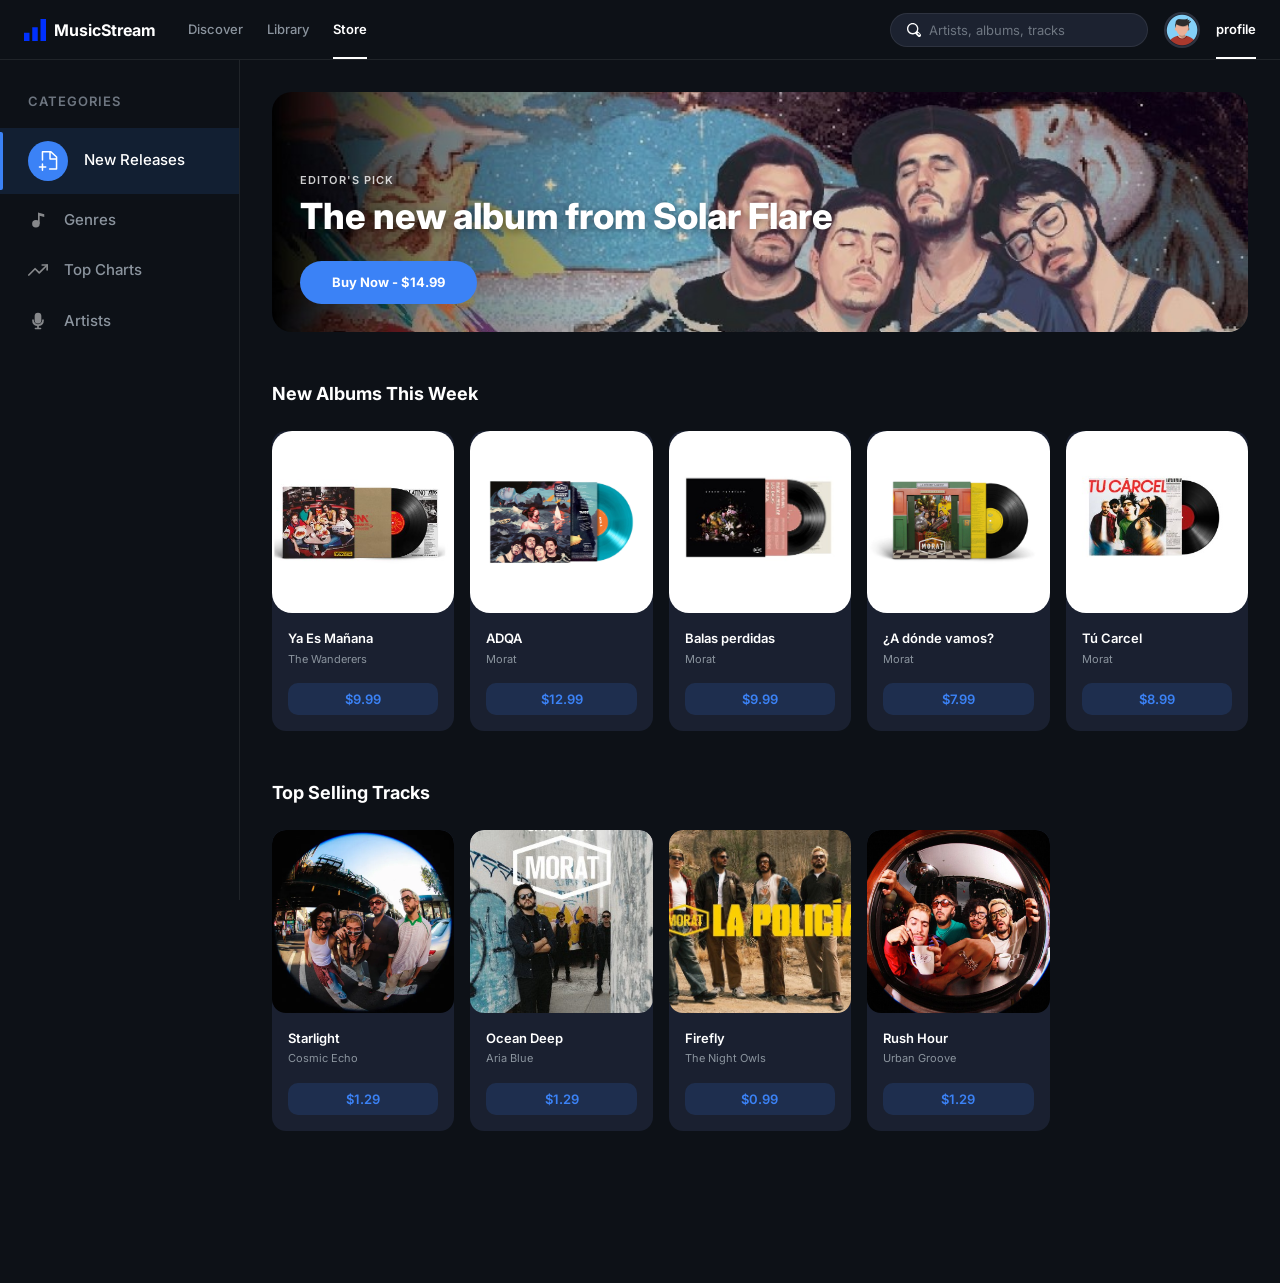
<file: index.html>
<!DOCTYPE html>
<html lang="es">
<head>
  <meta charset="UTF-8">
  <meta name="viewport" content="width=device-width, initial-scale=1.0">
  <title>MusicStream - Store</title>
  <link rel="stylesheet" href="css/main.css">
  <link rel="stylesheet" href="css/layout.css">
  <link rel="stylesheet" href="css/components.css">
  <link rel="stylesheet" href="css/views/store.css">
  <link rel="stylesheet" href="css/views/profile.css">
</head>
<body>

  <header class="site-header site-header--left">
    <a href="index.html" class="logo">
      <img src="assets/icons/logo.svg" alt="MusicStream">
      MusicStream
    </a>
    <nav class="header-nav">
      <a href="#">Discover</a>
      <a href="#">Library</a>
      <a href="index.html" class="active header-nav-underline">Store</a>
    </nav>
    <div class="header-actions">
      <div class="search-bar">
        <img src="assets/icons/search.svg" alt="">
        <input type="text" placeholder="Artists, albums, tracks">
      </div>

      <div class="avatar">
        <img src="assets/img/avatar.jpg" alt="Profile">
      </div>
      <nav class="header-nav">
        <a href="profile.html" class="active header-nav-underline">profile</a>
      </nav>

      <button class="hamburger-btn" id="hamburgerBtn">&#9776;</button>
    </div>

  </header>

  <div class="mobile-menu" id="mobileMenu">
    <div class="mobile-search">
      <img src="assets/icons/search.svg" alt="">
      <input type="text" placeholder="Artists, albums, tracks">
    </div>
    <nav class="mobile-nav">
      <a href="#">Discover</a>
      <a href="#">Library</a>
      <a href="index.html" class="active">Store</a>
    </nav>
    <p class="mobile-menu-label">Categories</p>
    <nav class="mobile-categories">
      <a href="#">New Releases</a>
      <a href="#">Genres</a>
      <a href="#">Top Charts</a>
      <a href="#">Artists</a>
    </nav>
  </div>

  <div class="page-layout">

    <aside class="sidebar">
      <p class="sidebar-label">Categories</p>
      <nav class="sidebar-nav">
        <a href="#" class="active">
          <span class="active-pill">
            <img src="assets/icons/new-releases.svg" alt="">
          </span>
          New Releases
        </a>
        <a href="#">
          <img src="assets/icons/genres.svg" alt="">
          Genres
        </a>
        <a href="#">
          <img src="assets/icons/top-charts.svg" alt="">
          Top Charts
        </a>
        <a href="#">
          <img src="assets/icons/artists.svg" alt="">
          Artists
        </a>
      </nav>
    </aside>

    <main class="main-content">

      <section class="hero-banner">
        <img src="assets/img/hero-solar.jpg" alt="Solar Flare" class="hero-bg">
        <div class="hero-content">
          <p class="hero-eyebrow">Editor's Pick</p>
          <h1 class="hero-title">The new album from Solar Flare</h1>
          <a href="album-detail.html" class="hero-btn">Buy Now - $14.99</a>
        </div>
      </section>

      <section class="content-section">
        <div class="section-header">
          <h2 class="section-title">New Albums This Week</h2>
        </div>
        <div class="album-grid">

          <a href="album-detail.html" class="album-card">
            <div class="album-card__cover cover--echoes">
              <img src="assets/img/album-morat-YAEM.jpg" alt="Echoes in Time">
            </div>
            <div class="album-card__info">
              <div class="album-card__title">Ya Es Mañana</div>
              <div class="album-card__artist">The Wanderers</div>
              <button class="album-card__price">$9.99</button>
            </div>
          </a>

          <a href="album-detail.html" class="album-card">
            <div class="album-card__cover cover--midnight">
              <img src="assets/img/album-moratADQA.jpg" alt="Midnight Drive">
            </div>
            <div class="album-card__info">
              <div class="album-card__title">ADQA</div>
              <div class="album-card__artist">Morat</div>
              <button class="album-card__price">$12.99</button>
            </div>
          </a>

          <a href="album-detail.html" class="album-card">
            <div class="album-card__cover cover--city">
              <img src="assets/img/album-morat-b.jpg" alt="City Lights">
            </div>
            <div class="album-card__info">
              <div class="album-card__title">Balas perdidas</div>
              <div class="album-card__artist">Morat</div>
              <button class="album-card__price">$9.99</button>
            </div>
          </a>

          <a href="#" class="album-card">
            <div class="album-card__cover cover--lost">
              <img src="assets/img/album-morat-a.jpg" alt="Lost in Sound">
            </div>
            <div class="album-card__info">
              <div class="album-card__title">¿A dónde vamos?</div>
              <div class="album-card__artist">Morat</div>
              <button class="album-card__price">$7.99</button>
            </div>
          </a>

          <a href="#" class="album-card">
            <div class="album-card__cover cover--retro">
              <img src="assets/img/album-morat-t.jpg" alt="Retrog">
            </div>
            <div class="album-card__info">
              <div class="album-card__title">Tú Carcel</div>
              <div class="album-card__artist">Morat</div>
              <button class="album-card__price">$8.99</button>
            </div>
          </a>
        </div>
      </section>

      <section class="content-section">
        <div class="section-header">
          <h2 class="section-title">Top Selling Tracks</h2>
        </div>
        <div class="track-grid">

          <a href="player.html" class="track-card">
            <div class="track-card__cover cover--starlight">
              <img src="assets/img/track-starlight.jpg" alt="Starlight">
            </div>
            <div class="track-card__info">
              <div class="track-card__title">Starlight</div>
              <div class="track-card__artist">Cosmic Echo</div>
              <button class="track-card__price">$1.29</button>
            </div>
          </a>

          <a href="player.html" class="track-card">
            <div class="track-card__cover cover--ocean">
              <img src="assets/img/track-ocean.jpg" alt="Ocean Deep">
            </div>
            <div class="track-card__info">
              <div class="track-card__title">Ocean Deep</div>
              <div class="track-card__artist">Aria Blue</div>
              <button class="track-card__price">$1.29</button>
            </div>
          </a>

          <a href="player.html" class="track-card">
            <div class="track-card__cover cover--firefly">
              <img src="assets/img/track-firefly.jpg" alt="Firefly">
            </div>
            <div class="track-card__info">
              <div class="track-card__title">Firefly</div>
              <div class="track-card__artist">The Night Owls</div>
              <button class="track-card__price">$0.99</button>
            </div>
          </a>

          <a href="#" class="track-card">
            <div class="track-card__cover cover--rush">
              <img src="assets/img/track-rush.jpg" alt="Rush Hour">
            </div>
            <div class="track-card__info">
              <div class="track-card__title">Rush Hour</div>
              <div class="track-card__artist">Urban Groove</div>
              <button class="track-card__price">$1.29</button>
            </div>
          </a>
        </div>
      </section>

    </main>
  </div>

<script>
  const btn = document.getElementById('hamburgerBtn');
  const menu = document.getElementById('mobileMenu');
  btn.addEventListener('click', () => menu.classList.toggle('open'));
</script>
<script>
  const btn = document.getElementById('hamburgerBtn');
  const menu = document.getElementById('mobileMenu');
  btn.addEventListener('click', () => {
    menu.classList.toggle('mobile-menu--open');
  });
</script>
<script>
  const btn = document.getElementById('hamburgerBtn');
  const menu = document.getElementById('mobileMenu');
  btn.addEventListener('click', () => menu.classList.toggle('open'));
</script>
</body>
</html>
</file>
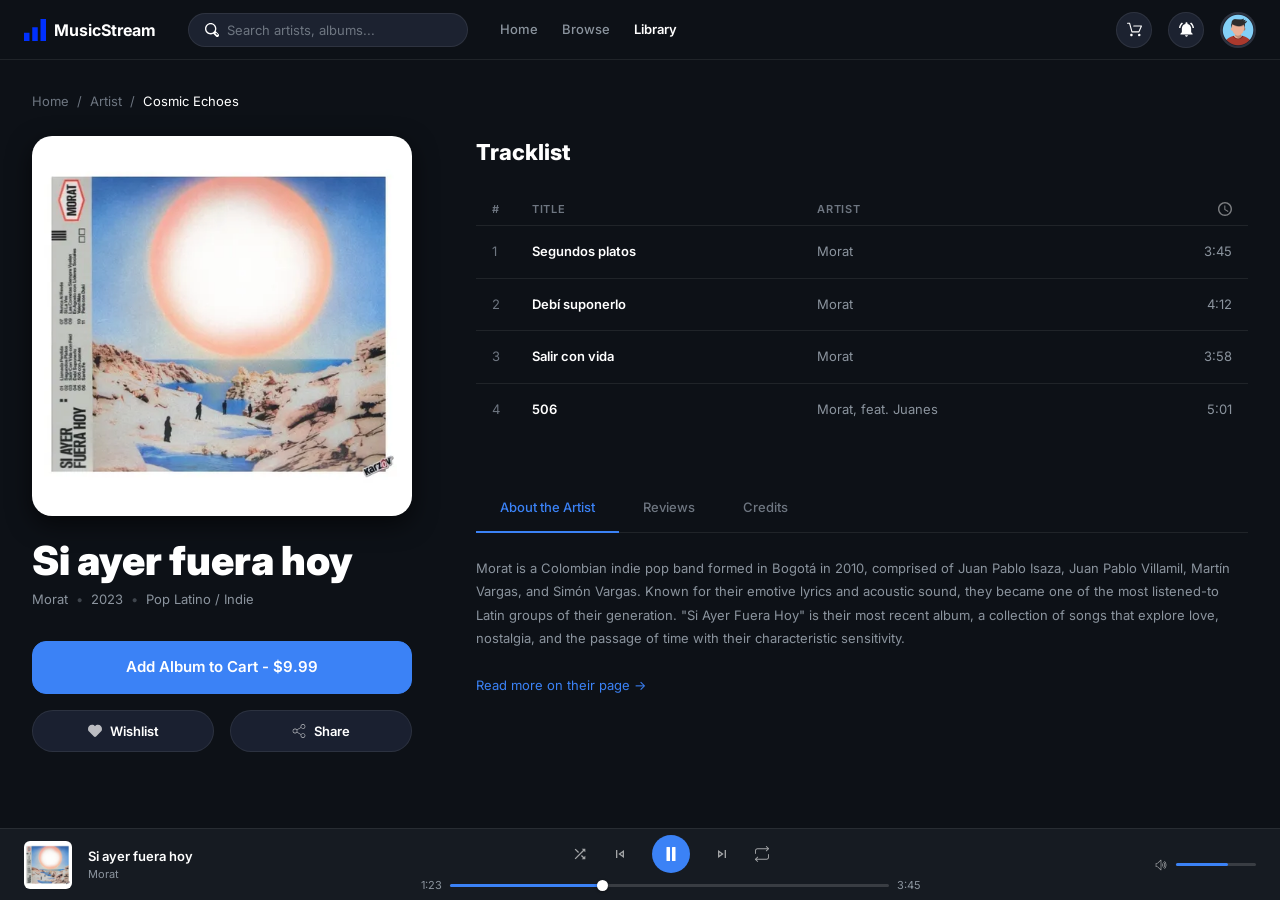
<file: album-detail.html>
<!DOCTYPE html>
<html lang="es">
<head>
  <meta charset="UTF-8">
  <meta name="viewport" content="width=device-width, initial-scale=1.0">
  <title>Cosmic Echoes - MusicStream</title>
  <link rel="stylesheet" href="css/main.css">
  <link rel="stylesheet" href="css/layout.css">
  <link rel="stylesheet" href="css/components.css">
  <link rel="stylesheet" href="css/views/album.css">
</head>
<body>
  <header class="site-header site-header--centered">
    <a href="index.html" class="logo">
      <img src="assets/icons/logo.svg" alt="MusicStream">
      MusicStream
    </a>
    <div class="search-bar search-bar--narrow">
      <img src="assets/icons/search.svg" alt="">
      <input type="text" placeholder="Search artists, albums...">
    </div>
    <nav class="header-nav">
      <a href="index.html">Home</a>
      <a href="#">Browse</a>
      <a href="#" class="active">Library</a>
    </nav>
    <div class="header-actions">
      <a href="cart.html" class="icon-btn">
        <img src="assets/icons/cart.svg" alt="Cart">
      </a>
      <div class="icon-btn notif-btn">
        <img src="assets/icons/bell.svg" alt="Notifications">
      </div>
      <div class="avatar">
        <img src="assets/img/avatar.jpg" alt="Profile">
      </div>
    </div>
  </header>

  <main class="main-content main-content--no-sidebar main-content--padded">
    <nav class="breadcrumb">
      <a href="index.html">Home</a>
      <span>/</span>
      <a href="#">Artist</a>
      <span>/</span>
      <span class="current">Cosmic Echoes</span>
    </nav>

    <div class="album-detail-layout">

      <div class="album-detail-left">
        <div class="album-cover-large cover--cosmic">
          <img src="assets/img/album-MORAT.jpg" alt="Cosmic Echoes">
        </div>
        <h1 class="album-title">Si ayer fuera hoy</h1>
        <div class="album-meta">
          <span>Morat</span>
          <span class="dot">•</span>
          <span>2023</span>
          <span class="dot">•</span>
          <span>Pop Latino / Indie</span>
        </div>
        <div class="album-actions">
          <a href="cart.html" class="btn btn--primary btn--large">Add Album to Cart - $9.99</a>
          <div class="album-actions-secondary">
            <button class="btn--wishlist">
              <img src="assets/icons/heart.svg" alt="">
              Wishlist
            </button>
            <button class="btn--share">
              <img src="assets/icons/share.svg" alt="">
              Share
            </button>
          </div>
        </div>
      </div>

      <div class="album-detail-right">

        <div class="tracklist-section">
          <h2 class="tracklist-title">Tracklist</h2>
          <table class="tracklist">
            <thead>
              <tr>
                <th>#</th>
                <th>Title</th>
                <th>Artist</th>
                <th><img src="assets/icons/clock.svg" alt="Duration"></th>
              </tr>
            </thead>
            <tbody>
              <tr>
                <td>1</td>
                <td class="track-name">Segundos platos</td>
                <td class="track-artist">Morat</td>
                <td>3:45</td>
              </tr>
              <tr>
                <td>2</td>
                <td class="track-name">Debí suponerlo</td>
                <td class="track-artist">Morat</td>
                <td>4:12</td>
              </tr>
              <tr>
                <td>3</td>
                <td class="track-name">Salir con vida</td>
                <td class="track-artist">Morat</td>
                <td>3:58</td>
              </tr>
              <tr>
                <td>4</td>
                <td class="track-name">506</td>
                <td class="track-artist">Morat, feat. Juanes</td>
                <td>5:01</td>
              </tr>
            </tbody>
          </table>
        </div>

        <nav class="tabs">
          <button class="tab-btn active">About the Artist</button>
          <button class="tab-btn">Reviews</button>
          <button class="tab-btn">Credits</button>
        </nav>
        <div class="tab-content">
          <p>Morat is a Colombian indie pop band formed in Bogotá in 2010,
comprised of Juan Pablo Isaza, Juan Pablo Villamil, Martín Vargas, and
Simón Vargas. Known for their emotive lyrics and acoustic sound,
they became one of the most listened-to Latin groups of their
generation. "Si Ayer Fuera Hoy" is their most recent album, a
collection of songs that explore love, nostalgia, and the passage
of time with their characteristic sensitivity.</p>
          <br>
          <a href="#">Read more on their page →</a>
        </div>

      </div>
    </div>
  </main>

  <div class="player-bar">
    <div class="player-bar__track">
      <div class="player-bar__thumb cover--cosmic">
        <img src="assets/img/album-cosmic.jpg" alt="Starlight Serenade">
      </div>
      <div class="player-bar__info">
        <div class="player-bar__title">Si ayer fuera hoy</div>
        <div class="player-bar__artist">Morat</div>
      </div>
    </div>
    <div class="player-bar__controls">
      <div class="player-bar__buttons">
        <a href="player.html">
          <button class="ctrl-btn">
            <img src="assets/icons/shuffle.svg" alt="Shuffle">
          </button>
        </a>
        <button class="ctrl-btn">
          <img src="assets/icons/prev.svg" alt="Previous">
        </button>
        <button class="ctrl-btn ctrl-btn--play">
          <img src="assets/icons/pause.svg" alt="Pause">
        </button>
        <button class="ctrl-btn">
          <img src="assets/icons/next.svg" alt="Next">
        </button>
        <button class="ctrl-btn">
          <img src="assets/icons/repeat.svg" alt="Repeat">
        </button>
      </div>
      <div class="player-bar__progress">
        <span class="time-label">1:23</span>
        <div class="progress-bar">
          <div class="progress-bar__fill progress-bar__fill--35"></div>
        </div>
        <span class="time-label">3:45</span>
      </div>
    </div>
    <div class="player-bar__volume">
      <img src="assets/icons/volume.svg" alt="Volume" class="volume-icon">
      <div class="volume-bar">
        <div class="volume-bar__fill"></div>
      </div>
    </div>
  </div>
</body>
</html>
</file>
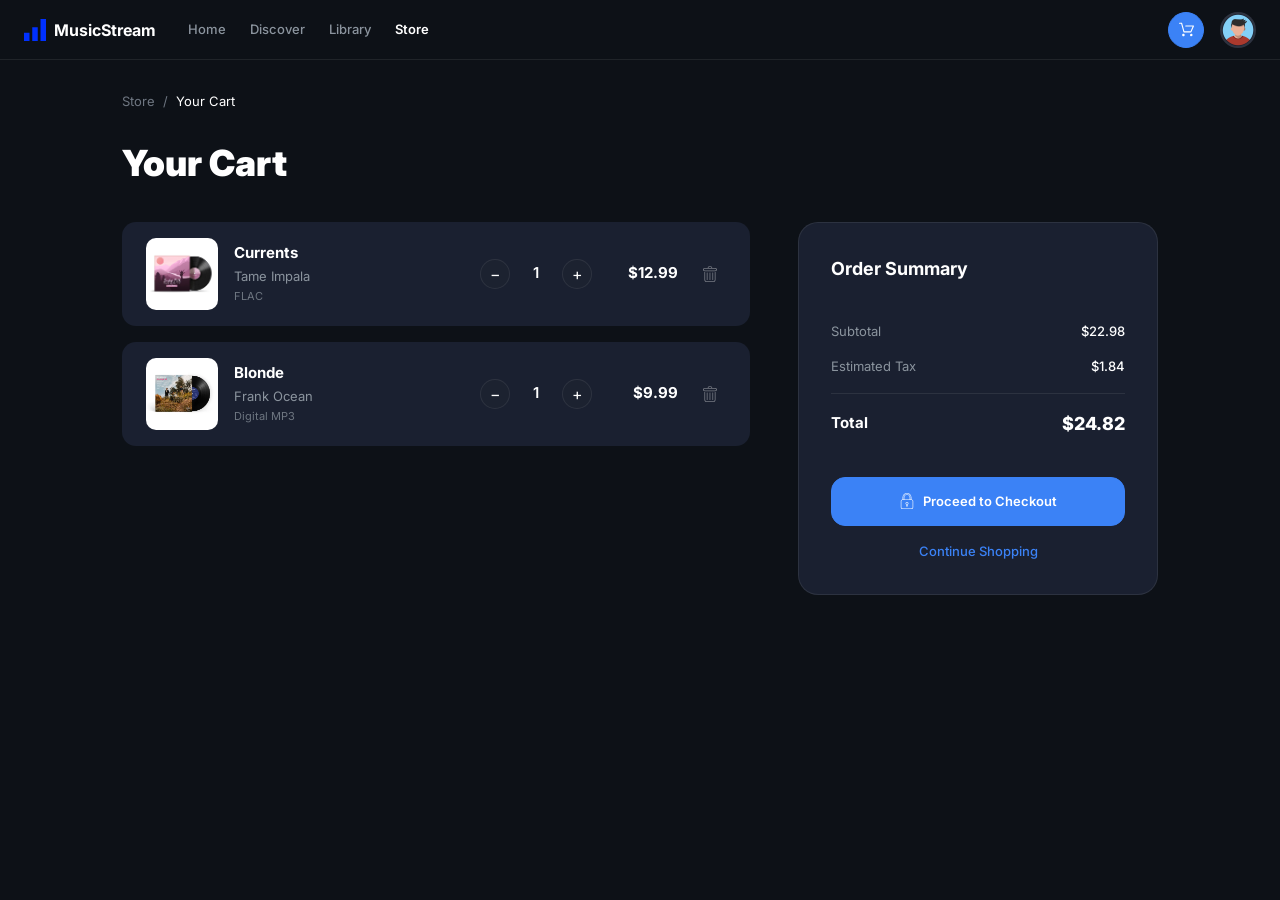
<file: cart.html>
<!DOCTYPE html>
<html lang="es">
<head>
  <meta charset="UTF-8">
  <meta name="viewport" content="width=device-width, initial-scale=1.0">
  <title>Your Cart - MusicStream</title>
  <link rel="stylesheet" href="css/main.css">
  <link rel="stylesheet" href="css/layout.css">
  <link rel="stylesheet" href="css/components.css">
  <link rel="stylesheet" href="css/views/checkout.css">
</head>
<body>

  <header class="site-header site-header--centered">
    <a href="index.html" class="logo">
      <img src="assets/icons/logo.svg" alt="MusicStream">
      MusicStream
    </a>
    <nav class="header-nav">
      <a href="index.html">Home</a>
      <a href="#">Discover</a>
      <a href="#">Library</a>
      <a href="index.html" class="active">Store</a>
    </nav>
    <div class="header-actions">
      <a href="cart.html" class="icon-btn icon-btn--blue">
        <img src="assets/icons/cart.svg" alt="Cart">
      </a>
      <div class="avatar">
        <img src="assets/img/avatar.jpg" alt="Profile">
      </div>
    </div>
  </header>

  <div class="checkout-page">

    <nav class="breadcrumb">
      <a href="index.html">Store</a>
      <span>/</span>
      <span class="current">Your Cart</span>
    </nav>

    <h1 class="page-title">Your Cart</h1>
    <div class="cart-layout">
      <div class="cart-items">
        <div class="cart-item">
          <div class="cart-item__cover cover--currents">
            <img src="assets/img/album-currents.jpg" alt="Currents">
          </div>
          <div class="cart-item__info">
            <div class="cart-item__title">Currents</div>
            <div class="cart-item__artist">Tame Impala</div>
            <div class="cart-item__format">FLAC</div>
          </div>
          <div class="cart-item__qty">
            <button class="qty-btn">−</button>
            <span class="qty-num">1</span>
            <button class="qty-btn">+</button>
          </div>
          <div class="cart-item__price">$12.99</div>
          <button class="delete-btn">
            <img src="assets/icons/trash.svg" alt="Remove">
          </button>
        </div>
        <div class="cart-item">
          <div class="cart-item__cover cover--blonde">
            <img src="assets/img/album-blonde.jpg" alt="Blonde">
          </div>
          <div class="cart-item__info">
            <div class="cart-item__title">Blonde</div>
            <div class="cart-item__artist">Frank Ocean</div>
            <div class="cart-item__format">Digital MP3</div>
          </div>
          <div class="cart-item__qty">
            <button class="qty-btn">−</button>
            <span class="qty-num">1</span>
            <button class="qty-btn">+</button>
          </div>
          <div class="cart-item__price">$9.99</div>
          <button class="delete-btn">
            <img src="assets/icons/trash.svg" alt="Remove">
          </button>
        </div>
      </div>

      <div class="order-summary-card">
        <h3>Order Summary</h3>
        <div class="order-line">
          <span class="order-line__label">Subtotal</span>
          <span class="order-line__value">$22.98</span>
        </div>
        <div class="order-line">
          <span class="order-line__label">Estimated Tax</span>
          <span class="order-line__value">$1.84</span>
        </div>
        <div class="order-line order-line--total">
          <span class="order-line__label">Total</span>
          <span class="order-line__value">$24.82</span>
        </div>
        <div class="order-summary-actions">
          <a href="checkout.html" class="btn btn--primary btn--checkout">
            <img src="assets/icons/lock.svg" alt="">
            Proceed to Checkout
          </a>
          <a href="index.html" class="continue-link">Continue Shopping</a>
        </div>
      </div>
    </div>
  </div>
</body>
</html>
</file>
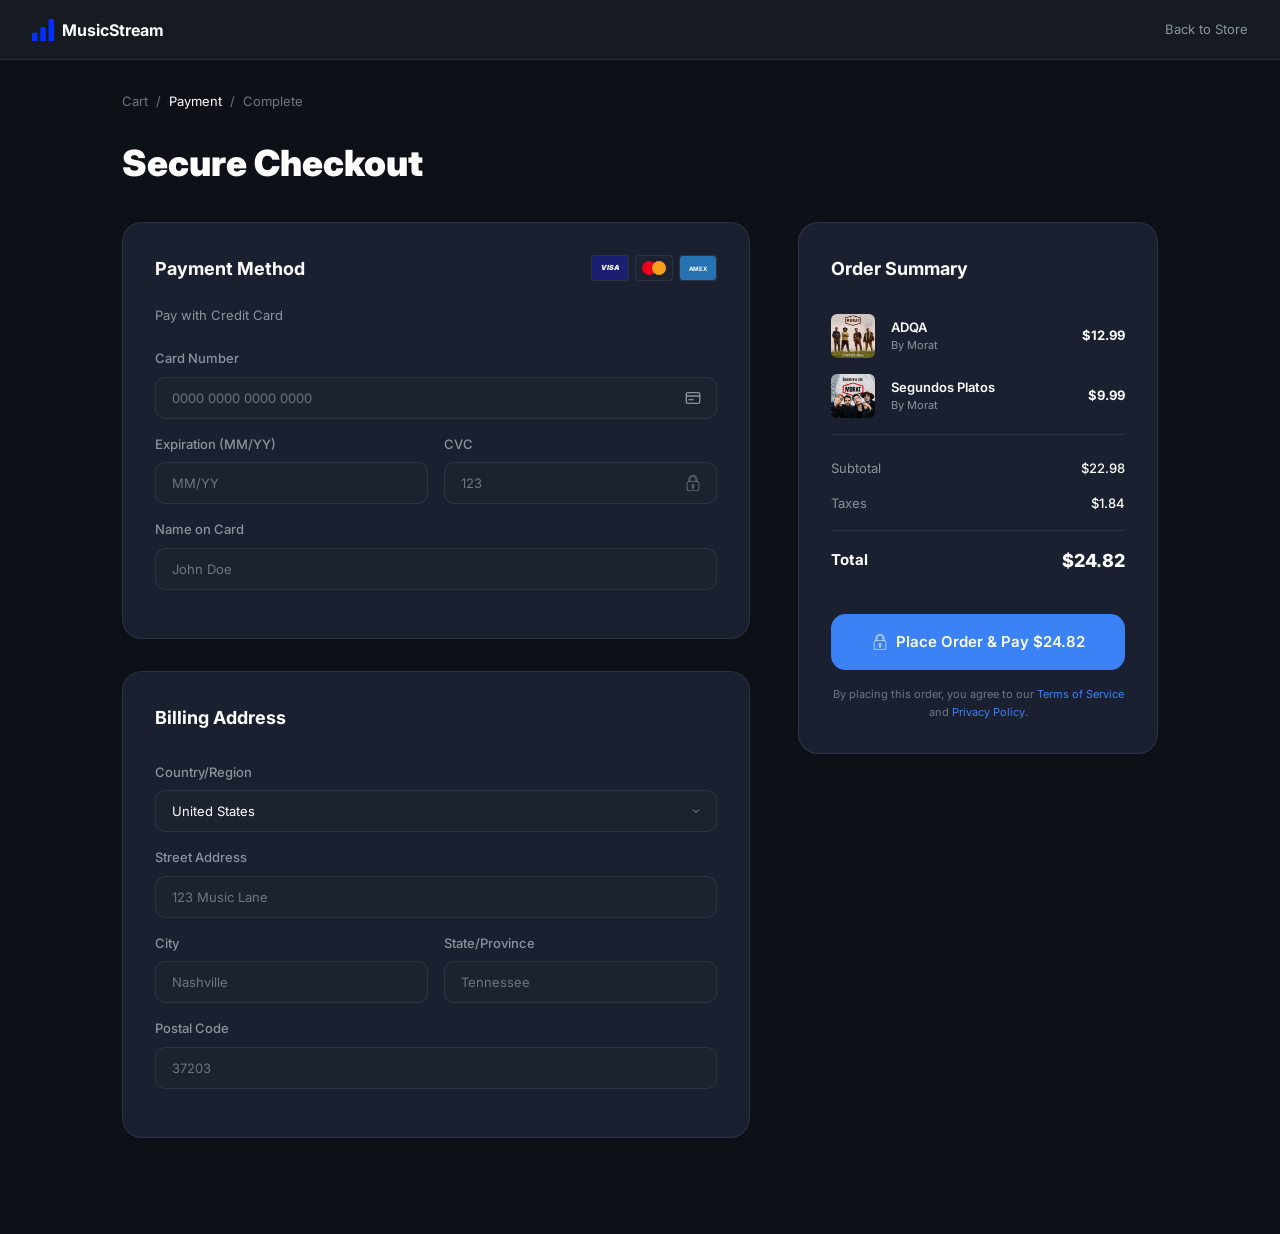
<file: checkout.html>
<!DOCTYPE html>
<html lang="es">
<head>
  <meta charset="UTF-8">
  <meta name="viewport" content="width=device-width, initial-scale=1.0">
  <title>Secure Checkout - MusicStream</title>
  <link rel="stylesheet" href="css/main.css">
  <link rel="stylesheet" href="css/layout.css">
  <link rel="stylesheet" href="css/components.css">
  <link rel="stylesheet" href="css/views/checkout.css">
</head>
<body>
  <header class="simple-header">
    <a href="index.html" class="logo">
      <img src="assets/icons/logo.svg" alt="MusicStream">
      MusicStream
    </a>
    <a href="index.html" class="back-store-link">Back to Store</a>
  </header>

  <div class="checkout-page">
    <nav class="breadcrumb">
      <a href="cart.html">Cart</a>
      <span>/</span>
      <span class="current">Payment</span>
      <span>/</span>
      <span>Complete</span>
    </nav>

    <h1 class="page-title">Secure Checkout</h1>
    <div class="checkout-layout">
      <div class="checkout-forms">
        <div class="checkout-section">
          <div class="payment-method-header">
            <h2>Payment Method</h2>
            <div class="card-icons">
              <div class="card-icon card-icon--visa"></div>
              <div class="card-icon card-icon--mc"></div>
              <div class="card-icon card-icon--amex"></div>
            </div>
          </div>
          <p class="payment-subtitle">Pay with Credit Card</p>

          <div class="form-group">
            <label class="form-label">Card Number</label>
            <div class="input-with-icon">
              <input type="text" class="form-input" placeholder="0000 0000 0000 0000">
              <span class="input-icon">
                <img src="assets/icons/credit-card.svg" alt="">
              </span>
            </div>
          </div>

          <div class="form-row">
            <div class="form-group">
              <label class="form-label">Expiration (MM/YY)</label>
              <input type="text" class="form-input" placeholder="MM/YY">
            </div>
            <div class="form-group">
              <label class="form-label">CVC</label>
              <div class="input-with-icon">
                <input type="text" class="form-input" placeholder="123">
                <span class="input-icon">
                  <img src="assets/icons/lock.svg" alt="">
                </span>
              </div>
            </div>
          </div>

          <div class="form-group">
            <label class="form-label">Name on Card</label>
            <input type="text" class="form-input" placeholder="John Doe">
          </div>
        </div>

        <div class="checkout-section">
          <h2>Billing Address</h2>

          <div class="form-group">
            <label class="form-label">Country/Region</label>
            <select class="form-select">
              <option>United States</option>
              <option>Canada</option>
              <option>United Kingdom</option>
              <option>Colombia</option>
            </select>
          </div>

          <div class="form-group">
            <label class="form-label">Street Address</label>
            <input type="text" class="form-input" placeholder="123 Music Lane">
          </div>

          <div class="form-row">
            <div class="form-group">
              <label class="form-label">City</label>
              <input type="text" class="form-input" placeholder="Nashville">
            </div>
            <div class="form-group">
              <label class="form-label">State/Province</label>
              <input type="text" class="form-input" placeholder="Tennessee">
            </div>
          </div>

          <div class="form-group">
            <label class="form-label">Postal Code</label>
            <input type="text" class="form-input" placeholder="37203">
          </div>
        </div>

      </div>

      <div class="order-summary-card">
        <h3>Order Summary</h3>
        <div class="order-small-item">
          <div class="order-small-cover cover--chromatic">
            <img src="assets/img/album-chromatic.jpg" alt="Chromatic Echoes">
          </div>
          <div class="order-small-info">
            <div class="order-small-title">ADQA</div>
            <div class="order-small-artist">By Morat</div>
          </div>
          <div class="order-small-price">$12.99</div>
        </div>

        <div class="order-small-item">
          <div class="order-small-cover cover--neon-album">
            <img src="assets/img/album-neon.jpg" alt="Neon Dreams">
          </div>
          <div class="order-small-info">
            <div class="order-small-title">Segundos Platos</div>
            <div class="order-small-artist">By Morat</div>
          </div>
          <div class="order-small-price">$9.99</div>
        </div>

        <div class="order-divider"></div>

        <div class="order-line">
          <span class="order-line__label">Subtotal</span>
          <span class="order-line__value">$22.98</span>
        </div>
        <div class="order-line">
          <span class="order-line__label">Taxes</span>
          <span class="order-line__value">$1.84</span>
        </div>
        <div class="order-line order-line--total">
          <span class="order-line__label">Total</span>
          <span class="order-line__value">$24.82</span>
        </div>

        <div class="order-summary-actions">
          <a href="success.html" class="btn btn--primary btn--place-order">
            <img src="assets/icons/lock.svg" alt="">
            Place Order & Pay $24.82
          </a>
          <p class="checkout-tos">By placing this order, you agree to our <a href="#">Terms of Service</a> and <a href="#">Privacy Policy</a>.</p>
        </div>
      </div>
    </div>
  </div>
</body>
</html>
</file>
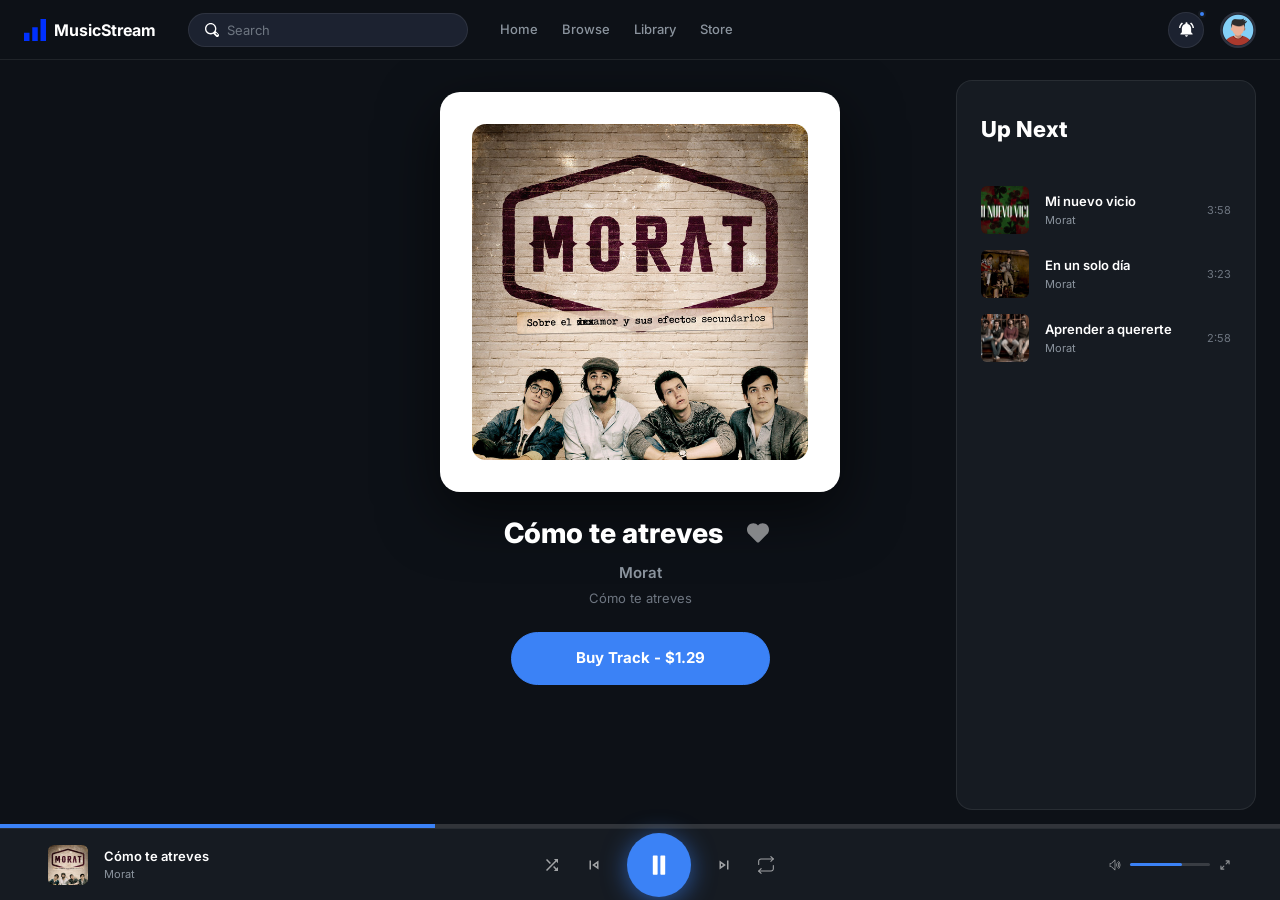
<file: player.html>
<!DOCTYPE html>
<html lang="es">
<head>
  <meta charset="UTF-8">
  <meta name="viewport" content="width=device-width, initial-scale=1.0">
  <title>Now Playing - MusicStream</title>
  <link rel="stylesheet" href="css/main.css">
  <link rel="stylesheet" href="css/layout.css">
  <link rel="stylesheet" href="css/components.css">
  <link rel="stylesheet" href="css/views/player.css">
</head>
<body>

  <header class="site-header site-header--centered">
    <a href="index.html" class="logo">
      <img src="assets/icons/logo.svg" alt="MusicStream">
      MusicStream
    </a>
    <div class="search-bar search-bar--narrow">
      <img src="assets/icons/search.svg" alt="">
      <input type="text" placeholder="Search">
    </div>
    <nav class="header-nav">
      <a href="index.html">Home</a>
      <a href="#">Browse</a>
      <a href="#">Library</a>
      <a href="index.html">Store</a>
    </nav>
    <div class="header-actions">
      <div class="icon-btn notif-btn">
        <img src="assets/icons/bell.svg" alt="Notifications">
        <span class="notif-badge"></span>
      </div>
      <div class="avatar">
        <img src="assets/img/avatar2.jpg" alt="Profile">
      </div>
    </div>
  </header>

  <audio id="player-audio" src="assets/mp3/Como_te_atreves.mp3"></audio>

  <div class="player-page">

    <div class="player-main">

      <div class="player-artwork-wrap">
        <div class="player-artwork cover--void">
          <img src="assets/img/album-void.jpg" alt="Echoes in the Void">
        </div>
      </div>

      <div class="player-track-info">
        <h1 class="player-track-title">Cómo te atreves</h1>
        <button class="player-heart-btn">
          <img src="assets/icons/heart.svg" alt="Like">
        </button>
      </div>

      <p class="player-artist">Morat</p>
      <p class="player-album">Cómo te atreves</p>

      <a href="cart.html" class="btn btn--primary btn--buy-track">Buy Track - $1.29</a>

    </div>

    <aside class="player-sidebar">
      <h2 class="up-next-title">Up Next</h2>

      <div class="up-next-item">
        <div class="up-next-item__thumb cover--neon">
          <img src="assets/img/mi-nuevo-vicio.jpg" alt="Neon Dreams">
        </div>
        <div class="up-next-item__info">
          <div class="up-next-item__title">Mi nuevo vicio</div>
          <div class="up-next-item__artist">Morat</div>
        </div>
        <span class="up-next-item__duration">3:58</span>
      </div>

      <div class="up-next-item">
        <div class="up-next-item__thumb cover--translation">
          <img src="assets/img/un-dia.jpg" alt="Lost in Translation">
        </div>
        <div class="up-next-item__info">
          <div class="up-next-item__title">En un solo día</div>
          <div class="up-next-item__artist">Morat</div>
        </div>
        <span class="up-next-item__duration">3:23</span>
      </div>

      <div class="up-next-item">
        <div class="up-next-item__thumb cover--city2">
          <img src="assets/img/aprender-a-quererte.jpg" alt="City Lights">
        </div>
        <div class="up-next-item__info">
          <div class="up-next-item__title">Aprender a quererte</div>
          <div class="up-next-item__artist">Morat</div>
        </div>
        <span class="up-next-item__duration">2:58</span>
      </div>

    </aside>
  </div>

  <div class="player-bottom-bar">
    <div class="player-bottom-progress">
      <div class="progress" id="main-progress"></div>
    </div>
    <div class="player-mini-info">
      <div class="player-mini-thumb cover--void">
        <img src="assets/img/album-void.jpg" alt="Current track">
      </div>
      <div class="player-mini-text">
        <span class="player-mini-title">Cómo te atreves</span>
        <span class="player-mini-artist">Morat</span>
      </div>
    </div>

    <div class="player-mini-center">
      <div class="player-mini-controls">
        <button class="p-ctrl">
          <img src="assets/icons/shuffle.svg" alt="Shuffle">
        </button>
        <button class="p-ctrl">
          <img src="assets/icons/prev.svg" alt="Prev">
        </button>
        <button class="p-ctrl p-ctrl--play">
          <img src="assets/icons/pause.svg" alt="Pause">
        </button>
        <button class="p-ctrl">
          <img src="assets/icons/next.svg" alt="Next">
        </button>
        <button class="p-ctrl">
          <img src="assets/icons/repeat.svg" alt="Repeat">
        </button>
      </div>
    </div>

    <div class="player-mini-vol">
      <img src="assets/icons/volume.svg" alt="Volume" class="volume-icon">
      <div class="mini-vol-bar">
        <div class="mini-vol-fill"></div>
      </div>
      <button class="expand-btn">
        <img src="assets/icons/expand.svg" alt="Expand">
      </button>
    </div>
  </div>

<script>
  const audio = document.getElementById('player-audio');
  const playBtns = document.querySelectorAll('.p-ctrl--play');
  const mainProgress = document.getElementById('main-progress');
  const progressBar = document.querySelector('.progress-bar');

  //Mover barra mientras suena
  audio.addEventListener('timeupdate', () => {
    const pct = (audio.currentTime / audio.duration) * 100;
    if (mainProgress) mainProgress.style.width = pct + '%';
  });

  //Click en la barra para saltar
  if (progressBar) {
    progressBar.addEventListener('click', (e) => {
      const rect = progressBar.getBoundingClientRect();
      const pct = (e.clientX - rect.left) / rect.width;
      audio.currentTime = pct * audio.duration;
    });
  }

  //Botones play/pause
  playBtns.forEach(btn => {
    btn.addEventListener('click', () => {
      if (audio.paused) {
        audio.play();
        playBtns.forEach(b => b.querySelector('img').src = 'assets/icons/pause.svg');
      } else {
        audio.pause();
        playBtns.forEach(b => b.querySelector('img').src = 'assets/icons/play.svg');
      }
    });
  });
</script>
</body>
</html>
</file>
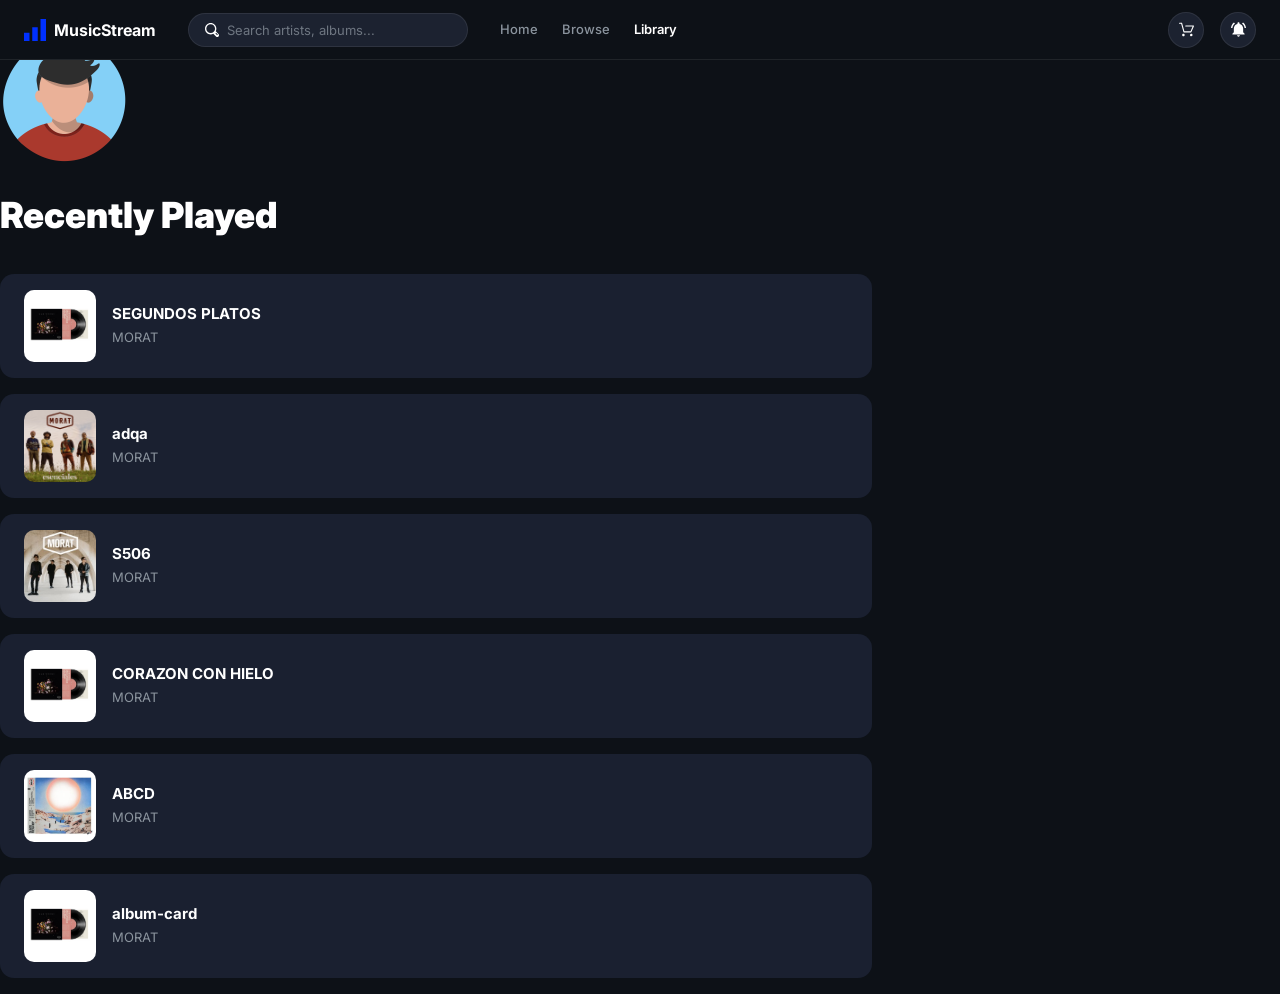
<file: profile.html>
<!DOCTYPE html>
<html lang="en">
<head>
    <meta charset="UTF-8">
    <meta name="viewport" content="width=device-width, initial-scale=1.0">
    <title>Profile</title>
    <link rel="stylesheet" href="css/main.css">
    <link rel="stylesheet" href="css/layout.css">
    <link rel="stylesheet" href="css/components.css">
    <link rel="stylesheet" href="css/views/checkout.css">
    <link rel="stylesheet" href="css/views/profile.css">
</head>
<body>
    <header class="site-header site-header--centered">
        <a href="index.html" class="logo">
          <img src="assets/icons/logo.svg" alt="MusicStream">
          MusicStream
        </a>
        <div class="search-bar search-bar--narrow">
          <img src="assets/icons/search.svg" alt="">
          <input type="text" placeholder="Search artists, albums...">
        </div>
        <nav class="header-nav">
          <a href="index.html">Home</a>
          <a href="#">Browse</a>
          <a href="#" class="active">Library</a>
        </nav>
        <div class="header-actions">
          <a href="cart.html" class="icon-btn">
            <img src="assets/icons/cart.svg" alt="Cart">
          </a>
          <div class="icon-btn notif-btn">
            <img src="assets/icons/bell.svg" alt="Notifications">
          </div>
      </header>

      <main>
        <div class="avatar">
            <img src="assets/img/avatar.jpg" alt="Profile">
          </div>
        </div>

        <div class="album-detail-left">
            <div class="album-cover-large cover--cosmic">
              <img src="assets/img/avatar2.jpg" alt="Cosmic Echoes">
            </div>

        <h1 class="page-title">Recently Played</h1>
        <div class="cart-layout">
        <div class="cart-items">
            <div class="cart-item">
            <div class="cart-item__cover cover--currents">
                <img src="assets/img/album-morat-b.jpg" alt="Currents">
            </div>
            <div class="cart-item__info">
                <div class="cart-item__title">SEGUNDOS PLATOS</div>
                <div class="cart-item__artist">MORAT</div>
              </div>
            </div>
            <div class="cart-item">
            <div class="cart-item__cover cover--currents">
                <img src="assets/img/album-chromatic.jpg"Currents">
            </div>
            <div class="cart-item__info">
                <div class="cart-item__title">adqa</div>
                <div class="cart-item__artist">MORAT</div>
              </div>
            </div>

            <div class="cart-item">
            <div class="cart-item__cover cover--currents">
                <img src="assets/img/album-echoes.jpg" alt="Currents">
            </div>
            <div class="cart-item__info">
                <div class="cart-item__title">S506</div>
                <div class="cart-item__artist">MORAT</div>
              </div>
            </div>

            <div class="cart-item">
            <div class="cart-item__cover cover--currents">
                <img src="assets/img/album-morat-b.jpg" alt="Currents">
            </div>
            <div class="cart-item__info">
                <div class="cart-item__title">CORAZON CON HIELO</div>
                <div class="cart-item__artist">MORAT</div>
              </div>
            </div>

            <div class="cart-item">
            <div class="cart-item__cover cover--currents">
                <img src="assets/img/album-cosmic.jpg" alt="Currents">
            </div>
            <div class="cart-item__info">
                <div class="cart-item__title">ABCD</div>
                <div class="cart-item__artist">MORAT</div>
              </div>
            </div>

            <div class="cart-item">
            <div class="cart-item__cover cover--currents">
                <img src="assets/img/album-morat-b.jpg" alt="Currents">
            </div>
            <div class="cart-item__info">
                <div class="cart-item__title">album-card</div>
                <div class="cart-item__artist">MORAT</div>
              </div>
            </div>
        

            
        </div>
        </div>
        </div>

      </main>
</body>
</html>
</file>
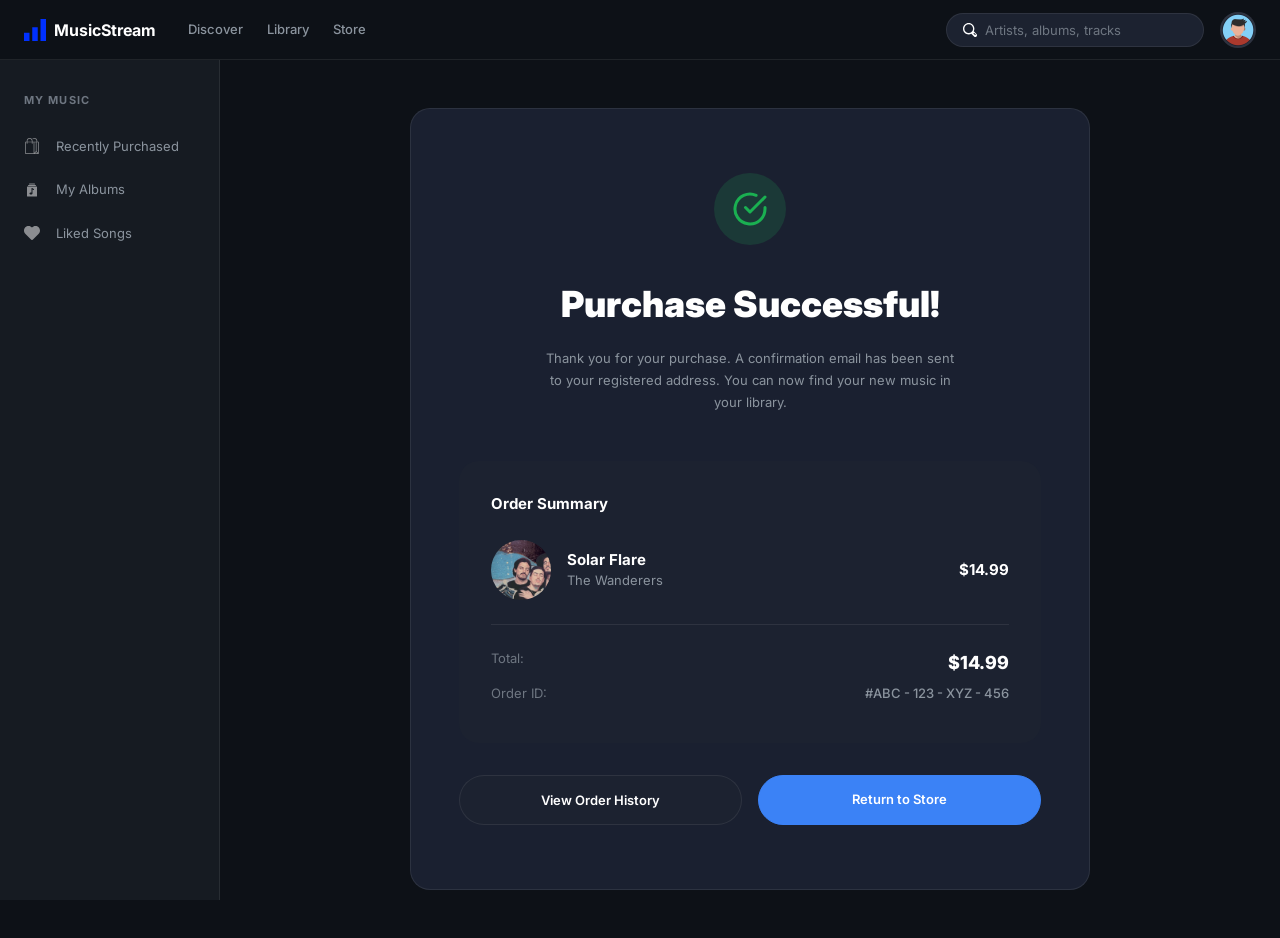
<file: success.html>
<!DOCTYPE html>
<html lang="en">
<head>
  <meta charset="UTF-8">
  <meta name="viewport" content="width=device-width, initial-scale=1.0">
  <title>Purchase Successful - MusicStream</title>
  <link rel="stylesheet" href="css/main.css">
  <link rel="stylesheet" href="css/layout.css">
  <link rel="stylesheet" href="css/components.css">
  <link rel="stylesheet" href="css/views/checkout.css">
</head>
<body>

  <header class="site-header site-header--centered">
    <a href="index.html" class="logo">
      <img src="assets/icons/logo.svg" alt="MusicStream">
      MusicStream
    </a>
    <nav class="header-nav">
      <a href="#">Discover</a>
      <a href="#">Library</a>
      <a href="index.html">Store</a>
    </nav>
    <div class="header-actions">
      <div class="search-bar search-bar--narrow">
        <img src="assets/icons/search.svg" alt="">
        <input type="text" placeholder="Artists, albums, tracks">
      </div>
      <div class="avatar">
        <img src="assets/img/avatar.jpg" alt="Profile">
      </div>
    </div>
  </header>

  <div class="success-layout">

    <aside class="my-music-sidebar-wrap">
      <p class="my-music-label">My Music</p>
      <a href="#" class="my-music-link">
        <img src="assets/icons/recently-purchased.svg" alt="">
        Recently Purchased
      </a>
      <a href="#" class="my-music-link">
        <img src="assets/icons/my-albums.svg" alt="">
        My Albums
      </a>
      <a href="#" class="my-music-link">
        <img src="assets/icons/heart.svg" alt="">
        Liked Songs
      </a>
    </aside>

    <div class="success-content">
      <div class="success-card">

        <div class="success-icon-wrap">
          <img src="assets/icons/check-circle.svg" alt="Success" class="success-check">
        </div>

        <h1 class="success-title">Purchase Successful!</h1>
        <p class="success-subtitle">Thank you for your purchase. A confirmation email has been sent to your registered address. You can now find your new music in your library.</p>

        <div class="success-order-box">
          <h3 class="success-order-title">Order Summary</h3>
          <div class="success-order-item">
            <div class="success-item-thumb cover--solar">
              <img src="assets/img/hero-solar.jpg" alt="Solar Flare">
            </div>
            <div class="success-item-info">
              <div class="success-item-title">Solar Flare</div>
              <div class="success-item-artist">The Wanderers</div>
            </div>
            <div class="success-item-price">$14.99</div>
          </div>
          <hr class="success-divider">
          <div class="success-meta-row">
            <span class="success-meta-label">Total:</span>
            <span class="success-meta-value success-meta-value--total">$14.99</span>
          </div>
          <div class="success-meta-row">
            <span class="success-meta-label">Order ID:</span>
            <span class="success-meta-value">#ABC - 123 - XYZ - 456</span>
          </div>
        </div>

        <div class="success-actions">
          <button class="btn--dark">View Order History</button>
          <a href="index.html" class="btn btn--primary btn--return">Return to Store</a>
        </div>

      </div>
    </div>

  </div>

</body>
</html>
</file>
<file: css/main.css>
@import url('https://fonts.googleapis.com/css2?family=Inter:wght@300;400;500;600;700;800;900&display=swap');

/*RESET*/
*, *::before, *::after { box-sizing: border-box; margin: 0; padding: 0; }


/*BASE*/
html { font-size: 16px; scroll-behavior: smooth; }

body {
  font-family: 'Inter',-apple-system,BlinkMacSystemFont,sans-serif;
  background-color: #0d1117;
  color: #fff;
  line-height: 1.5;
  min-height: 100vh;
  -webkit-font-smoothing: antialiased;
  -moz-osx-font-smoothing: grayscale;
}

img     { display: block; max-width: 100%; height: auto; }
a       { text-decoration: none; color: inherit; }
button  { cursor: pointer; border: none; background: none; font-family: 'Inter',-apple-system,BlinkMacSystemFont,sans-serif; }
input, select, textarea { font-family: 'Inter',-apple-system,BlinkMacSystemFont,sans-serif; }
ul, ol  { list-style: none; }

/*SCROLLBAR*/
::-webkit-scrollbar       { width: 6px; }
::-webkit-scrollbar-track { background: #0d1117; }
::-webkit-scrollbar-thumb { background: #131312b2; border-radius: 9999px; }
::-webkit-scrollbar-thumb:hover { background: #6e7681; }

/*ICON SIZES*/
.search-bar img, .active-pill img, .player-bar__volume img,
.btn--wishlist img, .btn--share img, .tracklist th img,
.volume-icon, .expand-btn img                          { width: 14px; height: 14px; }
.icon-btn img                                          { width: 15px; height: 15px; }
.ctrl-btn img, .delete-btn img,
.btn img, .my-music-link img, .input-icon img          { width: 16px; height: 16px; }
.sidebar-nav img                                       { width: 20px; height: 20px; }
.ctrl-btn.prev img, .ctrl-btn.next img, .p-ctrl img    { width: 18px; height: 18px; }
.p-ctrl.prev img, .p-ctrl.next img                    { width: 20px; height: 20px; }
.logo img, .player-heart-btn img                       { width: 22px; height: 22px; }
.success-check                                         { width: 36px; height: 36px; }
.search-bar img                                        { flex-shrink: 0; }
.input-icon img                                        { display: block; }
</file>
<file: css/layout.css>
/* ===========================
   LAYOUT.CSS — Header · Sidebar · Player bar
   =========================== */

/* ===== HEADER ===== */
.site-header {
  position: fixed; top: 0; left: 0; right: 0;
  height: 60px;
  background: #0d1117;
  border-bottom: 1px solid rgba(255,255,255,.08);
  display: flex; align-items: center;
  padding: 0 24px;
  gap: 32px;
  z-index: 100;
}
.site-header--centered { justify-content: space-between; }
.site-header--left     { gap: 32px; }

.logo {
  display: flex; align-items: center; gap: 8px;
  font-size: 16px; font-weight: 700;
  color: #fff; white-space: nowrap;
}

.header-nav { display: flex; align-items: center; gap: 24px; }
.header-nav a { font-size: 13px; font-weight: 500; color: #8b949e; transition: color .2s ease; }
.header-nav a:hover  { color: #fff; }
.header-nav a.active { color: #fff; font-weight: 600; }

.search-bar {
  display: flex; align-items: center; gap: 8px;
  background: #1c2230; border: 1px solid rgba(255,255,255,.08);
  border-radius: 9999px; padding: 8px 16px;
  min-width: 200px; max-width: 340px; flex: 1;
  transition: border-color .2s ease, background .2s ease;
}
.search-bar--narrow { min-width: 120px; max-width: 280px; }
.search-bar:focus-within { border-color: rgba(59,130,246,.3); background: #1a2030; }
.search-bar input { background: none; border: none; outline: none; color: #fff; font-size: 13px; width: 100%; }
.search-bar input::placeholder { color: #6e7681; }

.header-actions { display: flex; align-items: center; gap: 16px; margin-left: auto; }

.icon-btn {
  width: 36px; height: 36px; border-radius: 9999px;
  background: #1c2230; border: 1px solid rgba(255,255,255,.08);
  display: flex; align-items: center; justify-content: center;
  cursor: pointer; transition: background .2s ease;
}
.icon-btn:hover       { background: #1f2840; }
.icon-btn--blue       { background: #3b82f6; border-color: #3b82f6; }
.icon-btn--blue:hover { background: #2563eb; }

.notif-btn  { position: relative; }
.notif-badge {
  position: absolute; top: -3px; right: -3px;
  width: 8px; height: 8px;
  background: #3b82f6; border-radius: 9999px;
  border: 2px solid #161b22;
}

.avatar {
  width: 36px; height: 36px; border-radius: 9999px;
  overflow: hidden; cursor: pointer; flex-shrink: 0;
  border: 2px solid rgba(255,255,255,.08); background: #1c2230;
}
.avatar img { width: 100%; height: 100%; object-fit: cover; }

/* ===== PAGE LAYOUT ===== */
.page-layout { display: flex; min-height: 100vh; padding-top: 60px; }

/* ===== SIDEBAR ===== */
.sidebar {
  width: 240px; flex-shrink: 0;
  background: #0d1117; border-right: 1px solid rgba(255,255,255,.08);
  padding: 32px 0;
  position: fixed; top: 60px; bottom: 0; left: 0;
}
.sidebar-label { font-size: 13px; font-weight: 600; text-transform: uppercase; letter-spacing: 0.08em; color: #6e7681; padding: 0 28px 16px; }
.sidebar-nav { display: flex; flex-direction: column; gap: 2px; }
.sidebar-nav a {
  display: flex; align-items: center; gap: 16px;
  padding: 13px 28px; font-size: 15px; font-weight: 500;
  color: #8b949e; position: relative;
  transition: color .2s ease, background .2s ease;
}
.sidebar-nav a:hover  { color: #fff; background: rgba(255,255,255,0.04); }
.sidebar-nav a.active { color: #fff; background: rgba(59,130,246,0.12); }
.sidebar-nav a.active::before { content: ''; position: absolute; left: 0; top: 4px; bottom: 4px; width: 3px; background: #3b82f6; border-radius: 0 2px 2px 0; }
.sidebar-nav img { opacity: 0.5; flex-shrink: 0; }
.sidebar-nav a.active img { opacity: 1; filter: brightness(0) invert(1); }

.active-pill { background: #3b82f6; width: 40px; height: 40px; border-radius: 9999px; display: flex; align-items: center; justify-content: center; }
.active-pill img { opacity: 1; filter: brightness(0) invert(1); }

/* ===== MAIN CONTENT ===== */
.main-content {
  flex: 1; margin-left: 240px;
  padding: 32px;
  padding-bottom: calc(32px + 72px);
  min-width: 0;
}
.main-content--no-sidebar { margin-left: 0; }
.main-content--padded     { padding-top: calc(60px + 32px); }

/* ===== BREADCRUMB ===== */
.breadcrumb { display: flex; align-items: center; gap: 8px; font-size: 13px; color: #6e7681; margin-bottom: 24px; }
.breadcrumb a        { color: #6e7681; transition: color .2s ease; }
.breadcrumb a:hover  { color: #fff; }
.breadcrumb .current { color: #fff; }

/* ===== SECTION HEADERS ===== */
.section-header { display: flex; align-items: center; justify-content: space-between; margin-bottom: 24px; }
.section-title  { font-size: 18px; font-weight: 700; }

/* ===== PLAYER BAR ===== */
.player-bar {
  position: fixed; bottom: 0; left: 0; right: 0;
  height: 72px;
  background: #161b22; border-top: 1px solid rgba(255,255,255,.08);
  display: flex; align-items: center;
  padding: 0 24px; gap: 32px; z-index: 100;
}
.player-bar__track  { display: flex; align-items: center; gap: 16px; min-width: 200px; width: 25%; }
.player-bar__thumb  { width: 48px; height: 48px; border-radius: 6px; overflow: hidden; flex-shrink: 0; }
.player-bar__thumb img { width: 100%; height: 100%; object-fit: cover; }
.player-bar__title  { font-size: 13px; font-weight: 600; white-space: nowrap; overflow: hidden; text-overflow: ellipsis; }
.player-bar__artist { font-size: 11px; color: #8b949e; }

.player-bar__controls { display: flex; flex-direction: column; align-items: center; gap: 4px; flex: 1; }
.player-bar__buttons  { display: flex; align-items: center; gap: 24px; }

.ctrl-btn { display: flex; align-items: center; justify-content: center; cursor: pointer; opacity: 0.6; transition: opacity .2s ease; }
.ctrl-btn:hover       { opacity: 1; }
.ctrl-btn--play { width: 38px; height: 38px; background: #3b82f6; border-radius: 9999px; opacity: 1; }
.ctrl-btn--play:hover { background: #2563eb; }
.ctrl-btn--play img   { filter: brightness(0) invert(1); }

.player-bar__progress { display: flex; align-items: center; gap: 8px; width: 100%; max-width: 500px; }

.progress-bar { flex: 1; height: 3px; background: rgba(255,255,255,0.15); border-radius: 9999px; position: relative; cursor: pointer; }
.progress-bar__fill { height: 100%; border-radius: 9999px; background: #3b82f6; position: relative; }
.progress-bar__fill::after { content: ''; position: absolute; right: -5px; top: -4px; width: 11px; height: 11px; border-radius: 9999px; background: white; box-shadow: 0 1px 3px rgba(0,0,0,.4); }
.progress-bar__fill--34 { width: 34%; }
.progress-bar__fill--35 { width: 35%; }

.time-label { font-size: 11px; color: #8b949e; white-space: nowrap; }

.player-bar__volume { display: flex; align-items: center; gap: 8px; width: 20%; justify-content: flex-end; }
.volume-icon  { opacity: 0.6; }
.volume-bar   { width: 80px; height: 3px; background: rgba(255,255,255,0.15); border-radius: 9999px; cursor: pointer; }
.volume-bar__fill { height: 100%; width: 65%; background: #3b82f6; border-radius: 9999px; }

/* ===== RESPONSIVE ===== */


@media (max-width: 600px) {
  .site-header { padding: 0 16px; gap: 8px; }
  .header-nav  { display: none; }
  .search-bar  { display: none; }
  .logo        { font-size: 14px; }
  .player-bar__controls { display: none; }
  .player-bar__volume   { display: none; }
}

/* Responsividad sidebar categorias y buscador */
@media (max-width: 768px) {
  .page-layout { flex-direction: column; }
  .main-content { margin-left: 0; width: 100%; padding: 16px; }
  .sidebar { display: none; }
  .site-header { flex-wrap: wrap; padding: 8px 16px; height: auto; }
}

/* Hamburguesa */
.hamburger-btn {
  display: none;
  background: none;
  border: none;
  color: white;
  font-size: 24px;
  cursor: pointer;
  padding: 8px;
}

.mobile-menu {
  display: none;
  position: fixed;
  top: 60px;
  left: 0;
  right: 0;
  background: #0d1117;
  border-bottom: 1px solid rgba(255,255,255,0.08);
  flex-direction: column;
  padding: 16px;
  gap: 16px;
  z-index: 999;
}

.mobile-menu.open { display: flex; }

.mobile-menu a {
  color: #fff;
  text-decoration: none;
  font-size: 16px;
  padding: 8px 0;
  border-bottom: 1px solid rgba(255,255,255,0.06);
}

.mobile-search {
  display: flex;
  align-items: center;
  gap: 8px;
  background: rgba(255,255,255,0.06);
  border-radius: 8px;
  padding: 8px 12px;
}

.mobile-search input {
  background: none;
  border: none;
  color: white;
  outline: none;
  width: 100%;
  font-size: 14px;
}

.mobile-search img { width: 16px; opacity: 0.5; }

@media (max-width: 768px) {
  .hamburger-btn { display: block; }
  .header-nav    { display: none; }
  .search-bar    { display: none; }
}

/* Hamburguesa */
.hamburger-btn { display: none; background: none; border: none; color: white; font-size: 22px; cursor: pointer; padding: 4px 8px; }

.mobile-menu {
  display: none;
  position: fixed;
  top: 60px;
  left: 0;
  right: 0;
  background: #161b22;
  border-bottom: 1px solid rgba(255,255,255,0.08);
  padding: 20px;
  z-index: 999;
  flex-direction: column;
  gap: 16px;
}

.mobile-menu--open { display: flex; }

.mobile-search {
  display: flex;
  align-items: center;
  gap: 8px;
  background: rgba(255,255,255,0.06);
  border-radius: 8px;
  padding: 10px 14px;
}

.mobile-search img { width: 16px; height: 16px; opacity: 0.5; }
.mobile-search input { background: none; border: none; outline: none; color: white; font-size: 14px; width: 100%; }

.mobile-nav { display: flex; gap: 16px; }
.mobile-nav a { color: #8b949e; font-size: 14px; font-weight: 600; text-decoration: none; }
.mobile-nav a.active { color: white; }

.mobile-menu-label { font-size: 11px; color: #6e7681; text-transform: uppercase; letter-spacing: 0.08em; }

.mobile-categories { display: flex; flex-wrap: wrap; gap: 8px; }
.mobile-categories a {
  padding: 6px 14px;
  border-radius: 9999px;
  background: rgba(255,255,255,0.06);
  color: #8b949e;
  font-size: 13px;
  text-decoration: none;
}
.mobile-categories a:hover { background: #3b82f6; color: white; }

@media (max-width: 768px) {
  .hamburger-btn { display: block; }
  .header-nav    { display: none; }
  .search-bar    { display: none; }
}

/* ===== HAMBURGER MENU ===== */
.hamburger-btn {
  display: none;
  background: none;
  border: none;
  color: #fff;
  font-size: 22px;
  cursor: pointer;
  padding: 4px 8px;
}

.mobile-menu {
  display: none;
  position: fixed;
  top: 60px;
  left: 0;
  right: 0;
  background: #0d1117;
  border-bottom: 1px solid rgba(255,255,255,0.08);
  padding: 16px;
  z-index: 999;
  flex-direction: column;
  gap: 16px;
}

.mobile-menu.open { display: flex; }

.mobile-search {
  display: flex;
  align-items: center;
  gap: 8px;
  background: rgba(255,255,255,0.06);
  border-radius: 9999px;
  padding: 8px 16px;
}

.mobile-search img { width: 14px; height: 14px; opacity: 0.5; }
.mobile-search input { background: none; border: none; color: #fff; outline: none; font-size: 14px; width: 100%; }

.mobile-nav { display: flex; gap: 16px; }
.mobile-nav a { color: #8b949e; font-size: 14px; font-weight: 600; }
.mobile-nav a.active { color: #fff; }

.mobile-menu-label { font-size: 11px; color: #6e7681; text-transform: uppercase; letter-spacing: 1px; }

.mobile-categories { display: flex; flex-direction: column; gap: 8px; }
.mobile-categories a { color: #8b949e; font-size: 14px; padding: 6px 0; border-bottom: 1px solid rgba(255,255,255,0.05); }
.mobile-categories a:hover { color: #fff; }

@media (max-width: 768px) {
  .hamburger-btn { display: block; }
  .header-nav { display: none; }
  .header-actions .search-bar { display: none; }
}

/* Player bar responsive */
@media (max-width: 768px) {
  .player-bar {
    left: 0;
    right: 0;
    padding: 0 12px;
    height: 60px;
  }
  .player-bar__controls { display: none; }
  .player-bar__volume   { display: none; }
  .player-bar__track    { flex: 1; }
}
</file>
<file: css/components.css>
/*COMPONENTS.CSS — Botones · Cards · Inputs · Tabla · Tabs*/

/*BUTTONS*/
.btn {
  display: inline-flex; align-items: center; justify-content: center; gap: 8px;
  padding: 12px 32px; border-radius: 9999px;
  font-size: 13px; font-weight: 600; cursor: pointer;
  transition: all .2s ease; border: 1px solid transparent; white-space: nowrap;
}
.btn img { flex-shrink: 0; filter: brightness(0) invert(1); }
.btn--primary       { background: #3b82f6; color: white; border-color: #3b82f6; }
.btn--primary:hover { background: #2563eb; transform: translateY(-1px); box-shadow: 0 4px 16px rgba(59,130,246,0.4); }
.btn--full          { width: 100%; }
.btn--large         { padding: 14px 32px; font-size: 15px; border-radius: 14px; width: 100%; }

/*ALBUM CARD */
.album-card {
  background: #1a2030; border-radius: 14px;
  overflow: hidden; cursor: pointer; display: flex; flex-direction: column;
  transition: transform .2s ease, background .2s ease, box-shadow .2s ease;
}
.album-card:hover { transform: translateY(-3px); background: #1f2840; box-shadow: 0 8px 24px rgba(0,0,0,.6); }
.album-card__cover { width: 100%; aspect-ratio: 1; overflow: hidden; border-radius: 20px; }
.album-card__cover img { width: 100%; height: 100%; object-fit: cover; transition: transform .3s ease; }
.album-card:hover .album-card__cover img { transform: scale(1.05); }
.album-card__info   { padding: 16px; }
.album-card__title  { font-size: 13px; font-weight: 600; margin-bottom: 2px; white-space: nowrap; overflow: hidden; text-overflow: ellipsis; }
.album-card__artist { font-size: 11px; color: #8b949e; margin-bottom: 16px; }
.album-card__price  { width: 100%; padding: 8px; background: rgba(59,130,246,.15); border-radius: 10px; color: #3b82f6; font-size: 13px; font-weight: 600; text-align: center; border: none; cursor: pointer; display: block; transition: background .2s ease, color .2s ease; }
.album-card__price:hover { background: #3b82f6; color: white; }

/*TRACK CARD*/
.track-card {
  background: #1a2030; border-radius: 14px;
  overflow: hidden; cursor: pointer;
  transition: transform .2s ease, box-shadow .2s ease;
}
.track-card:hover { transform: translateY(-3px); box-shadow: 0 8px 24px rgba(0,0,0,.6); }
.track-card__cover { width: 100%; aspect-ratio: 1; overflow: hidden; border-radius: 14px; }
.track-card__cover img { width: 100%; height: 100%; object-fit: cover; transition: transform .3s ease; }
.track-card:hover .track-card__cover img { transform: scale(1.05); }
.track-card__info   { padding: 16px; }
.track-card__title  { font-size: 13px; font-weight: 600; margin-bottom: 2px; }
.track-card__artist { font-size: 11px; color: #8b949e; margin-bottom: 16px; }
.track-card__price  { width: 100%; padding: 8px; background: rgba(59,130,246,.15); border-radius: 10px; color: #3b82f6; font-size: 13px; font-weight: 600; text-align: center; border: none; cursor: pointer; display: block; transition: background .2s ease, color .2s ease; }
.track-card__price:hover { background: #3b82f6; color: white; }

/*GRIDS*/
.album-grid,
.track-grid { display: grid; grid-template-columns: repeat(auto-fill, minmax(180px, 1fr)); gap: 16px; }

/*TRACKLIST*/
.tracklist { width: 100%; border-collapse: collapse; }
.tracklist thead th { font-size: 11px; font-weight: 600; text-transform: uppercase; letter-spacing: 0.06em; color: #6e7681; padding: 8px 16px; text-align: left; border-bottom: 1px solid rgba(255,255,255,.08); }
.tracklist thead th:last-child { text-align: right; }
.tracklist thead th img { margin-left: auto; opacity: 0.5; display: block; }
.tracklist tbody tr { cursor: pointer; border-bottom: 1px solid rgba(255,255,255,.08); transition: background .2s ease; }
.tracklist tbody tr:hover { background: rgba(255,255,255,0.04); }
.tracklist tbody tr:last-child { border-bottom: none; }
.tracklist td { padding: 16px; font-size: 13px; }
.tracklist td:first-child { color: #6e7681; width: 40px; }
.tracklist td:last-child  { text-align: right; color: #8b949e; }
.tracklist .track-name   { font-weight: 600; }
.tracklist .track-artist { color: #8b949e; }

/*TABS*/
.tabs { display: flex; border-bottom: 1px solid rgba(255,255,255,.08); margin-bottom: 24px; }
.tab-btn { padding: 16px 24px; font-size: 13px; font-weight: 500; color: #6e7681; background: none; border: none; border-bottom: 2px solid transparent; margin-bottom: -1px; cursor: pointer; transition: color .2s ease; }
.tab-btn:hover  { color: #fff; }
.tab-btn.active { color: #3b82f6; border-bottom-color: #3b82f6; }

/*FORM INPUTS*/
.form-group   { margin-bottom: 16px; }
.form-label   { display: block; font-size: 13px; font-weight: 500; color: #8b949e; margin-bottom: 8px; }
.form-input   { width: 100%; background: #1c2230; border: 1px solid rgba(255,255,255,.08); border-radius: 10px; padding: 12px 16px; font-size: 13px; color: #fff; outline: none; transition: border-color .2s ease; }
.form-input::placeholder { color: #6e7681; }
.form-input:focus { border-color: rgba(59,130,246,.3); background: #1a2030; }
.form-select  { width: 100%; background: #1c2230; border: 1px solid rgba(255,255,255,.08); border-radius: 10px; padding: 12px 16px; font-size: 13px; color: #fff; outline: none; cursor: pointer; appearance: none; -webkit-appearance: none; background-image: url("data:image/svg+xml,%3Csvg xmlns='http://www.w3.org/2000/svg' width='12' height='12' viewBox='0 0 24 24' fill='none' stroke='%238b949e' stroke-width='2'%3E%3Cpath d='M6 9l6 6 6-6'/%3E%3C/svg%3E"); background-repeat: no-repeat; background-position: right 14px center; padding-right: 36px; }
.form-row     { display: grid; grid-template-columns: 1fr 1fr; gap: 16px; }
.input-with-icon { position: relative; }
.input-with-icon .form-input { padding-right: 44px; }
.input-with-icon .input-icon { position: absolute; right: 16px; top: 50%; transform: translateY(-50%); opacity: 0.5; }

/*ORDER SUMMARY CARD*/
.order-summary-card { background: #1a2030; border-radius: 20px; padding: 32px; border: 1px solid rgba(255,255,255,.08); }
.order-summary-card h3 { font-size: 18px; font-weight: 700; margin-bottom: 32px; }
.order-line { display: flex; justify-content: space-between; align-items: center; padding: 8px 0; font-size: 13px; }
.order-line__label { color: #8b949e; }
.order-line__value { font-weight: 500; }
.order-line--total { border-top: 1px solid rgba(255,255,255,.08); margin-top: 8px; padding-top: 16px; }
.order-line--total .order-line__label { font-size: 15px; font-weight: 700; color: #fff; }
.order-line--total .order-line__value { font-size: 18px; font-weight: 800; }

/*UP NEXT ITEM*/
.up-next-item { display: flex; align-items: center; gap: 16px; padding: 8px 0; cursor: pointer; border-radius: 10px; transition: background .2s ease, padding .2s ease; }
.up-next-item:hover { background: rgba(255,255,255,0.04); padding-left: 8px; padding-right: 8px; }
.up-next-item__thumb { width: 48px; height: 48px; border-radius: 6px; overflow: hidden; flex-shrink: 0; }
.up-next-item__thumb img { width: 100%; height: 100%; object-fit: cover; }
.up-next-item__info { flex: 1; min-width: 0; }
.up-next-item__title    { font-size: 13px; font-weight: 600; }
.up-next-item__artist   { font-size: 11px; color: #8b949e; }
.up-next-item__duration { font-size: 11px; color: #6e7681; }
</file>
<file: css/views/store.css>
/*HERO BANNER*/
.hero-bg { position: absolute; inset: 0; width: 100%; height: 100%; object-fit: cover; z-index: 0; }

.hero-banner {
  border-radius: 20px; overflow: hidden; position: relative;
  min-height: 240px; display: flex; align-items: flex-end;
  padding: 28px; margin-bottom: 48px;
  background: #0d1117;
}
.hero-content  { position: relative; z-index: 2; }
.hero-eyebrow  { font-size: 11px; font-weight: 600; text-transform: uppercase; letter-spacing: 0.1em; color: rgba(255,255,255,0.8); margin-bottom: 8px; }
.hero-title    { font-size: 36px; font-weight: 800; color: white; margin-bottom: 24px; line-height: 1.1; text-shadow: 0 2px 8px rgba(0,0,0,0.4); }
.hero-btn      { display: inline-flex; align-items: center; gap: 8px; background: #3b82f6; color: white; padding: 12px 32px; border-radius: 9999px; font-size: 13px; font-weight: 700; transition: all .2s ease; }
.hero-btn:hover { background: #2563eb; transform: translateY(-1px); box-shadow: 0 6px 20px rgba(59,130,246,0.5); }

.content-section { margin-bottom: 48px; }

/*Nav active underline*/
.header-nav-underline { position: relative; }
.header-nav-underline::after { content: ''; position: absolute; bottom: -20px; left: 0; right: 0; height: 2px; background: #fff; }

@media (max-width: 900px) {
  .album-grid { grid-template-columns: repeat(3, 1fr); }
  .track-grid { grid-template-columns: repeat(2, 1fr); }
}

@media (max-width: 600px) {
  .album-grid { grid-template-columns: repeat(2, 1fr); }
  .track-grid { grid-template-columns: repeat(2, 1fr); }
  .hero-title  { font-size: 20px; }
  .hero-btn    { font-size: 13px; padding: 10px 20px; }
}
</file>
<file: css/views/profile.css>
/* ===== HEADER ===== */
.site-header {
    position: fixed; top: 0; left: 0; right: 0;
    height: 60px;
    background: #0d1117;
    border-bottom: 1px solid rgba(255,255,255,.08);
    display: flex; align-items: center;
    padding: 0 24px;
    gap: 32px;
    z-index: 100;
  }
  .site-header--centered { justify-content: space-between; }
  .site-header--left     { gap: 32px; }


.album-detail-left { 
  position: sticky;
  top: calc(600px + 32px); }
.album-cover-large { 
  width: 10%;
  aspect-ratio: 1;
  border-radius: 20px;
  overflow: hidden;
  margin-bottom: 24px;
}
.album-cover-large img { width: 100%; height: 100%; object-fit: cover; }
</file>
<file: css/views/album.css>
/* ===== ALBUM DETAIL LAYOUT ===== */
.album-detail-layout { display: grid; grid-template-columns: 380px 1fr; gap: 64px; align-items: start; }

.album-detail-left { position: sticky; top: calc(60px + 32px); }

.album-cover-large { width: 100%; aspect-ratio: 1; border-radius: 20px; overflow: hidden; margin-bottom: 24px; box-shadow: 0 8px 24px rgba(0,0,0,.6); }
.album-cover-large img { width: 100%; height: 100%; object-fit: cover; }

.album-title { font-size: 2.5rem; font-weight: 900; line-height: 1.05; margin-bottom: 8px; }

.album-meta { display: flex; align-items: center; gap: 8px; font-size: 13px; color: #8b949e; margin-bottom: 32px; }
.album-meta .dot { opacity: 0.4; }

.album-actions          { display: flex; flex-direction: column; gap: 16px; }
.album-actions-secondary { display: grid; grid-template-columns: 1fr 1fr; gap: 16px; }

.btn--wishlist,
.btn--share { background: #1a2030; border: 1px solid rgba(255,255,255,.08); color: #fff; padding: 12px 16px; border-radius: 9999px; font-size: 13px; font-weight: 600; display: flex; align-items: center; justify-content: center; gap: 8px; cursor: pointer; transition: all .2s ease; }
.btn--wishlist:hover,
.btn--share:hover { background: #1f2840; border-color: rgba(255,255,255,.15); }
.btn--wishlist img,
.btn--share img   { opacity: 0.7; }

.tracklist-section { margin-bottom: 48px; }
.tracklist-title   { font-size: 22px; font-weight: 800; margin-bottom: 24px; }

.tab-content { font-size: 13px; color: #8b949e; line-height: 1.8; }
.tab-content a { color: #3b82f6; transition: opacity .2s ease; }
.tab-content a:hover { opacity: 0.8; }

@media (max-width: 900px) {
  .album-detail-layout { grid-template-columns: 1fr; }
  .album-detail-left   { position: static; }
}

@media (max-width: 600px) {
  .album-title        { font-size: 22px; }
  .tracklist th, .tracklist td { font-size: 12px; padding: 8px 4px; }
  .album-cover-large  { width: 100%; }
}
</file>
<file: css/views/checkout.css>
/* ===========================
   VIEWS / CHECKOUT.CSS — cart · checkout · success
   =========================== */

/* ===== SHARED ===== */
.checkout-page { padding-top: calc(60px + 32px); max-width: 1100px; margin: 0 auto; padding-left: 32px; padding-right: 32px; padding-bottom: 64px; }
.page-title    { font-size: 36px; font-weight: 900; margin-bottom: 32px; }

.order-summary-actions { margin-top: 32px; }
.order-divider         { border: none; border-top: 1px solid rgba(255,255,255,.08); margin: 16px 0; }

/* ===== CART ===== */
.cart-layout { display: grid; grid-template-columns: 1fr 360px; gap: 48px; align-items: start; }

.cart-item         { background: #1a2030; border-radius: 14px; padding: 16px 24px; display: flex; align-items: center; gap: 16px; margin-bottom: 16px; }
.cart-item__cover  { width: 72px; height: 72px; border-radius: 10px; overflow: hidden; flex-shrink: 0; }
.cart-item__cover img { width: 100%; height: 100%; object-fit: cover; }
.cart-item__info   { flex: 1; min-width: 0; }
.cart-item__title  { font-size: 15px; font-weight: 700; margin-bottom: 2px; }
.cart-item__artist { font-size: 13px; color: #8b949e; margin-bottom: 2px; }
.cart-item__format { font-size: 11px; color: #6e7681; }
.cart-item__qty    { display: flex; align-items: center; gap: 16px; }
.qty-btn  { width: 30px; height: 30px; border-radius: 9999px; background: #1c2230; border: 1px solid rgba(255,255,255,.08); color: #fff; font-size: 16px; display: flex; align-items: center; justify-content: center; cursor: pointer; transition: background .2s ease; }
.qty-btn:hover { background: #1f2840; }
.qty-num  { font-size: 15px; font-weight: 600; min-width: 20px; text-align: center; }
.cart-item__price { font-size: 15px; font-weight: 700; min-width: 70px; text-align: right; }
.delete-btn       { opacity: 0.4; padding: 8px; border-radius: 6px; cursor: pointer; transition: opacity .2s ease, color .2s ease; }
.delete-btn:hover { opacity: 1; color: #ef4444; }

.btn--checkout { width: 100%; border-radius: 14px; padding: 14px; }
.continue-link { display: block; text-align: center; color: #3b82f6; font-size: 13px; font-weight: 500; margin-top: 16px; transition: opacity .2s ease; }
.continue-link:hover { opacity: 0.8; }

/* ===== CHECKOUT ===== */
.checkout-layout { display: grid; grid-template-columns: 1fr 360px; gap: 48px; align-items: start; }

.simple-header { background: #161b22; border-bottom: 1px solid rgba(255,255,255,.08); padding: 0 32px; height: 60px; display: flex; align-items: center; justify-content: space-between; position: fixed; top: 0; left: 0; right: 0; z-index: 100; }
.back-store-link { font-size: 13px; color: #8b949e; transition: color .2s ease; }
.back-store-link:hover { color: #fff; }

.checkout-section    { background: #1a2030; border-radius: 20px; padding: 32px; border: 1px solid rgba(255,255,255,.08); margin-bottom: 32px; }
.checkout-section h2 { font-size: 18px; font-weight: 700; margin-bottom: 32px; }

.payment-method-header { display: flex; justify-content: space-between; align-items: center; margin-bottom: 24px; }
.payment-method-header h2 { margin: 0; }
.payment-subtitle { font-size: 13px; color: #8b949e; margin-bottom: 24px; }

.card-icons { display: flex; gap: 6px; }
.card-icon  { width: 38px; height: 26px; border-radius: 4px; border: 1px solid rgba(255,255,255,.08); background: #1c2230; display: flex; align-items: center; justify-content: center; overflow: hidden; }
.card-icon--visa::after  { content: 'VISA'; background: #1a1f71; color: white; font-size: 7px; font-weight: 900; font-style: italic; width: 100%; height: 100%; display: flex; align-items: center; justify-content: center; }
.card-icon--mc           { position: relative; }
.card-icon--mc::before   { content: ''; position: absolute; left: 6px; width: 14px; height: 14px; background: #eb001b; border-radius: 50%; }
.card-icon--mc::after    { content: ''; position: absolute; right: 6px; width: 14px; height: 14px; background: #f79e1b; border-radius: 50%; }
.card-icon--amex::after  { content: 'AMEX'; background: #2671b2; color: white; font-size: 6px; font-weight: 700; width: 100%; height: 100%; display: flex; align-items: center; justify-content: center; }

.order-small-item  { display: flex; align-items: center; gap: 16px; margin-bottom: 16px; }
.order-small-cover { width: 44px; height: 44px; border-radius: 6px; overflow: hidden; flex-shrink: 0; }
.order-small-cover img { width: 100%; height: 100%; object-fit: cover; }
.order-small-info  { flex: 1; min-width: 0; }
.order-small-title  { font-size: 13px; font-weight: 600; }
.order-small-artist { font-size: 11px; color: #8b949e; }
.order-small-price  { font-size: 13px; font-weight: 700; }

.btn--place-order { width: 100%; border-radius: 14px; padding: 16px; font-size: 15px; }
.checkout-tos     { font-size: 11px; color: #6e7681; text-align: center; margin-top: 16px; line-height: 1.6; }
.checkout-tos a   { color: #3b82f6; }

/* ===== SUCCESS ===== */
.success-layout  { display: flex; min-height: 100vh; padding-top: 60px; }

.my-music-sidebar-wrap { width: 220px; flex-shrink: 0; background: #161b22; border-right: 1px solid rgba(255,255,255,.08); position: fixed; top: 60px; bottom: 0; left: 0; padding: 32px 0; }
.my-music-label  { font-size: 11px; font-weight: 700; text-transform: uppercase; letter-spacing: 0.1em; color: #6e7681; padding: 0 24px; margin-bottom: 16px; }
.my-music-link   { display: flex; align-items: center; gap: 16px; padding: 12px 24px; font-size: 13px; color: #8b949e; transition: color .2s ease, background .2s ease; }
.my-music-link:hover { color: #fff; background: rgba(255,255,255,0.04); }
.my-music-link img   { opacity: 0.5; }

.success-content { flex: 1; margin-left: 220px; display: flex; align-items: center; justify-content: center; padding: 48px; }
.success-card    { background: #1a2030; border-radius: 20px; padding: 64px 48px; max-width: 680px; width: 100%; text-align: center; border: 1px solid rgba(255,255,255,.08); }

.success-icon-wrap { width: 72px; height: 72px; background: rgba(34,197,94,.15); border-radius: 9999px; display: flex; align-items: center; justify-content: center; margin: 0 auto 32px; }
.success-check     { filter: invert(57%) sepia(88%) saturate(419%) hue-rotate(95deg) brightness(95%) contrast(92%); }

.success-title    { font-size: 36px; font-weight: 900; margin-bottom: 16px; }
.success-subtitle { font-size: 13px; color: #8b949e; line-height: 1.7; max-width: 420px; margin: 0 auto 48px; }

.success-order-box   { background: #1c2230; border-radius: 20px; padding: 32px; text-align: left; margin-bottom: 32px; }
.success-order-title { font-size: 15px; font-weight: 700; margin-bottom: 24px; }
.success-order-item  { display: flex; align-items: center; gap: 16px; margin-bottom: 16px; }
.success-item-thumb  { width: 60px; height: 60px; border-radius: 9999px; overflow: hidden; flex-shrink: 0; }
.success-item-thumb img { width: 100%; height: 100%; object-fit: cover; }
.success-item-info   { flex: 1; }
.success-item-title  { font-size: 15px; font-weight: 700; }
.success-item-artist { font-size: 13px; color: #8b949e; }
.success-item-price  { font-size: 15px; font-weight: 700; }
.success-divider     { border: none; border-top: 1px solid rgba(255,255,255,.08); margin: 24px 0; }

.success-meta-row    { display: flex; justify-content: space-between; font-size: 13px; margin-bottom: 8px; }
.success-meta-label  { color: #6e7681; }
.success-meta-value  { color: #8b949e; font-weight: 500; }
.success-meta-value--total { color: #fff; font-size: 18px; font-weight: 800; }

.success-actions { display: grid; grid-template-columns: 1fr 1fr; gap: 16px; }
.btn--dark       { background: #1c2230; color: #fff; border: 1px solid rgba(255,255,255,.08); padding: 14px 32px; border-radius: 9999px; font-size: 13px; font-weight: 600; display: flex; align-items: center; justify-content: center; cursor: pointer; transition: background .2s ease; }
.btn--dark:hover { background: #1f2840; }
.btn--return     { border-radius: 9999px; padding: 14px 32px; }

/* ===== RESPONSIVE ===== */
@media (max-width: 900px) {
  .cart-layout     { grid-template-columns: 1fr; }
  .checkout-layout { grid-template-columns: 1fr; }
}
@media (max-width: 768px) {
  .my-music-sidebar-wrap { display: none; }
  .success-content       { margin-left: 0; }
  .success-actions       { grid-template-columns: 1fr; }
}

@media (max-width: 600px) {
  .cart-item          { flex-wrap: wrap; gap: 8px; }
  .cart-item__qty     { order: 3; }
  .checkout-page      { padding: 16px; }
  .form-row           { grid-template-columns: 1fr; }
  .page-title         { font-size: 22px; }
}
</file>
<file: css/views/player.css>
/* ===== PLAYER PAGE ===== */

.player-page { display: grid; grid-template-columns: 1fr; padding-top: 60px; }

.player-main { display: flex; flex-direction: column; align-items: center; justify-content: flex-start; padding: 32px 48px; padding-bottom: 160px; }

.player-artwork-wrap { background: white; border-radius: 20px; padding: 32px; margin-bottom: 20px; width: min(400px, 90%); box-shadow: 0 20px 60px rgba(0,0,0,0.6); }
.player-artwork      { width: 100%; aspect-ratio: 1; border-radius: 14px; overflow: hidden; }
.player-artwork img  { width: 100%; height: 100%; object-fit: cover; }

.player-track-info  { display: flex; align-items: center; gap: 16px; margin-bottom: 8px; }
.player-track-title { font-size: 28px; font-weight: 800; }
.player-heart-btn   { background: none; border: none; cursor: pointer; padding: 8px; opacity: 0.5; transition: opacity .2s ease; }
.player-heart-btn:hover { opacity: 1; }

.player-artist { font-size: 15px; font-weight: 600; color: #8b949e; text-align: center; margin-bottom: 4px; }
.player-album  { font-size: 13px; color: #6e7681; text-align: center; }

.btn--buy-track { margin-top: 24px; margin-bottom: 8px; padding: 14px 64px; font-size: 15px; font-weight: 700; border-radius: 9999px; display: block; }

/* Sidebar Up Next - flotante */
.player-sidebar { position: fixed; right: 24px; top: 80px; bottom: 90px; width: 300px; border-radius: 16px; border: 1px solid rgba(255,255,255,.08); background: #161b22; padding: 32px 24px; }
.up-next-title  { font-size: 22px; font-weight: 800; margin-bottom: 32px; }

/* Bottom bar */
.player-bottom-bar { position: fixed; bottom: 0; left: 0; right: 0; height: 72px; background: #161b22; border-top: 1px solid rgba(255,255,255,.08); display: flex; align-items: center; justify-content: space-between; padding: 0 48px; z-index: 100; }

.player-mini-info   { display: flex; align-items: center; gap: 16px; }
.player-mini-thumb  { width: 40px; height: 40px; border-radius: 6px; overflow: hidden; flex-shrink: 0; }
.player-mini-thumb img { width: 100%; height: 100%; object-fit: cover; }
.player-mini-text   { display: flex; flex-direction: column; }
.player-mini-title  { font-size: 13px; font-weight: 600; }
.player-mini-artist { font-size: 11px; color: #8b949e; }

.player-mini-center   { display: flex; flex-direction: column; align-items: center; gap: 4px; }
.player-mini-controls { display: flex; align-items: center; gap: 24px; }

.p-ctrl { background: none; border: none; cursor: pointer; display: flex; align-items: center; justify-content: center; opacity: 0.6; transition: opacity .2s ease, transform .2s ease; }
.p-ctrl:hover      { opacity: 1; transform: scale(1.1); }
.p-ctrl--play      { width: 64px; height: 64px; background: #3b82f6; border-radius: 9999px; opacity: 1; box-shadow: 0 4px 24px rgba(59,130,246,0.6); }
.p-ctrl--play:hover { background: #2563eb; transform: scale(1.05); }
.p-ctrl--play img  { filter: brightness(0) invert(1); width: 22px; height: 22px; }

.player-mini-vol { display: flex; align-items: center; gap: 8px; }
.mini-vol-bar    { width: 80px; height: 3px; background: rgba(255,255,255,0.15); border-radius: 9999px; }
.mini-vol-fill   { width: 65%; height: 100%; background: #3b82f6; border-radius: 9999px; }
.expand-btn      { background: none; border: none; cursor: pointer; opacity: 0.5; transition: opacity .2s ease; }
.expand-btn:hover { opacity: 1; }

/* Barra de progreso encima del bottom bar */
.player-bottom-progress { position: fixed; bottom: 72px; left: 0; right: 0; z-index: 200; height: 4px; background: rgba(255,255,255,0.15); }
.player-bottom-progress .progress { height: 4px; width: 34%; background: #3b82f6; transition: width .1s linear; }

/* ===== RESPONSIVE ===== */
@media (max-width: 768px) {
  .player-page { display: flex; flex-direction: column; height: auto; }
  .player-main { padding: 16px; padding-bottom: 24px; }
  .player-artwork-wrap { width: 75%; margin-bottom: 12px; }
  .player-track-title { font-size: 20px; }

  /* Up Next abajo como tarjeta */
  .player-sidebar {
    position: static;
    width: calc(100% - 32px);
    margin: 0 16px 100px;
    border-radius: 12px;
    padding: 20px 16px;
    bottom: auto;
    top: auto;
    right: auto;
  }

  /* Bottom bar compacto */
  .player-bottom-bar { padding: 0 12px; height: 52px; }
  .player-mini-vol { display: none; }
  .player-mini-thumb { width: 32px; height: 32px; }
  .player-bottom-progress { bottom: 52px; }
  .p-ctrl--play { width: 44px; height: 44px; }
  .p-ctrl--play img { width: 16px; height: 16px; }
}
</file>
